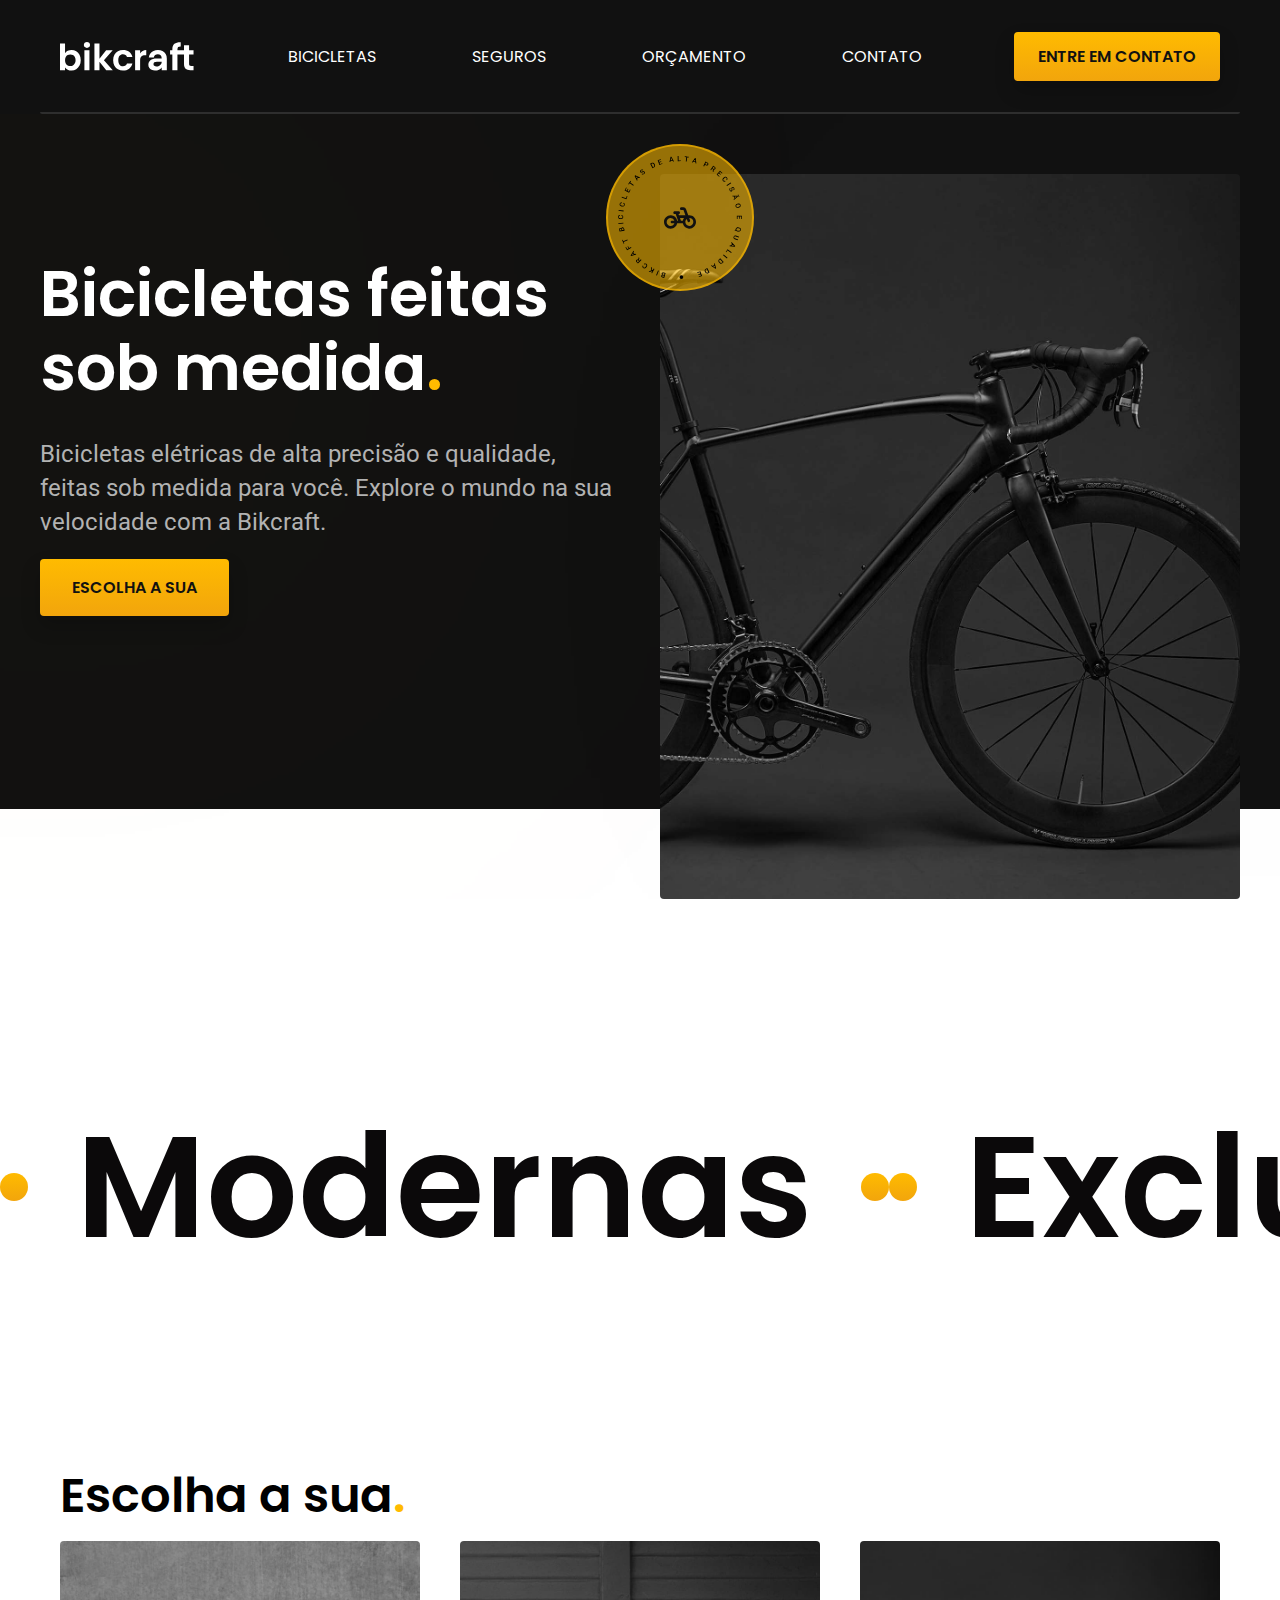
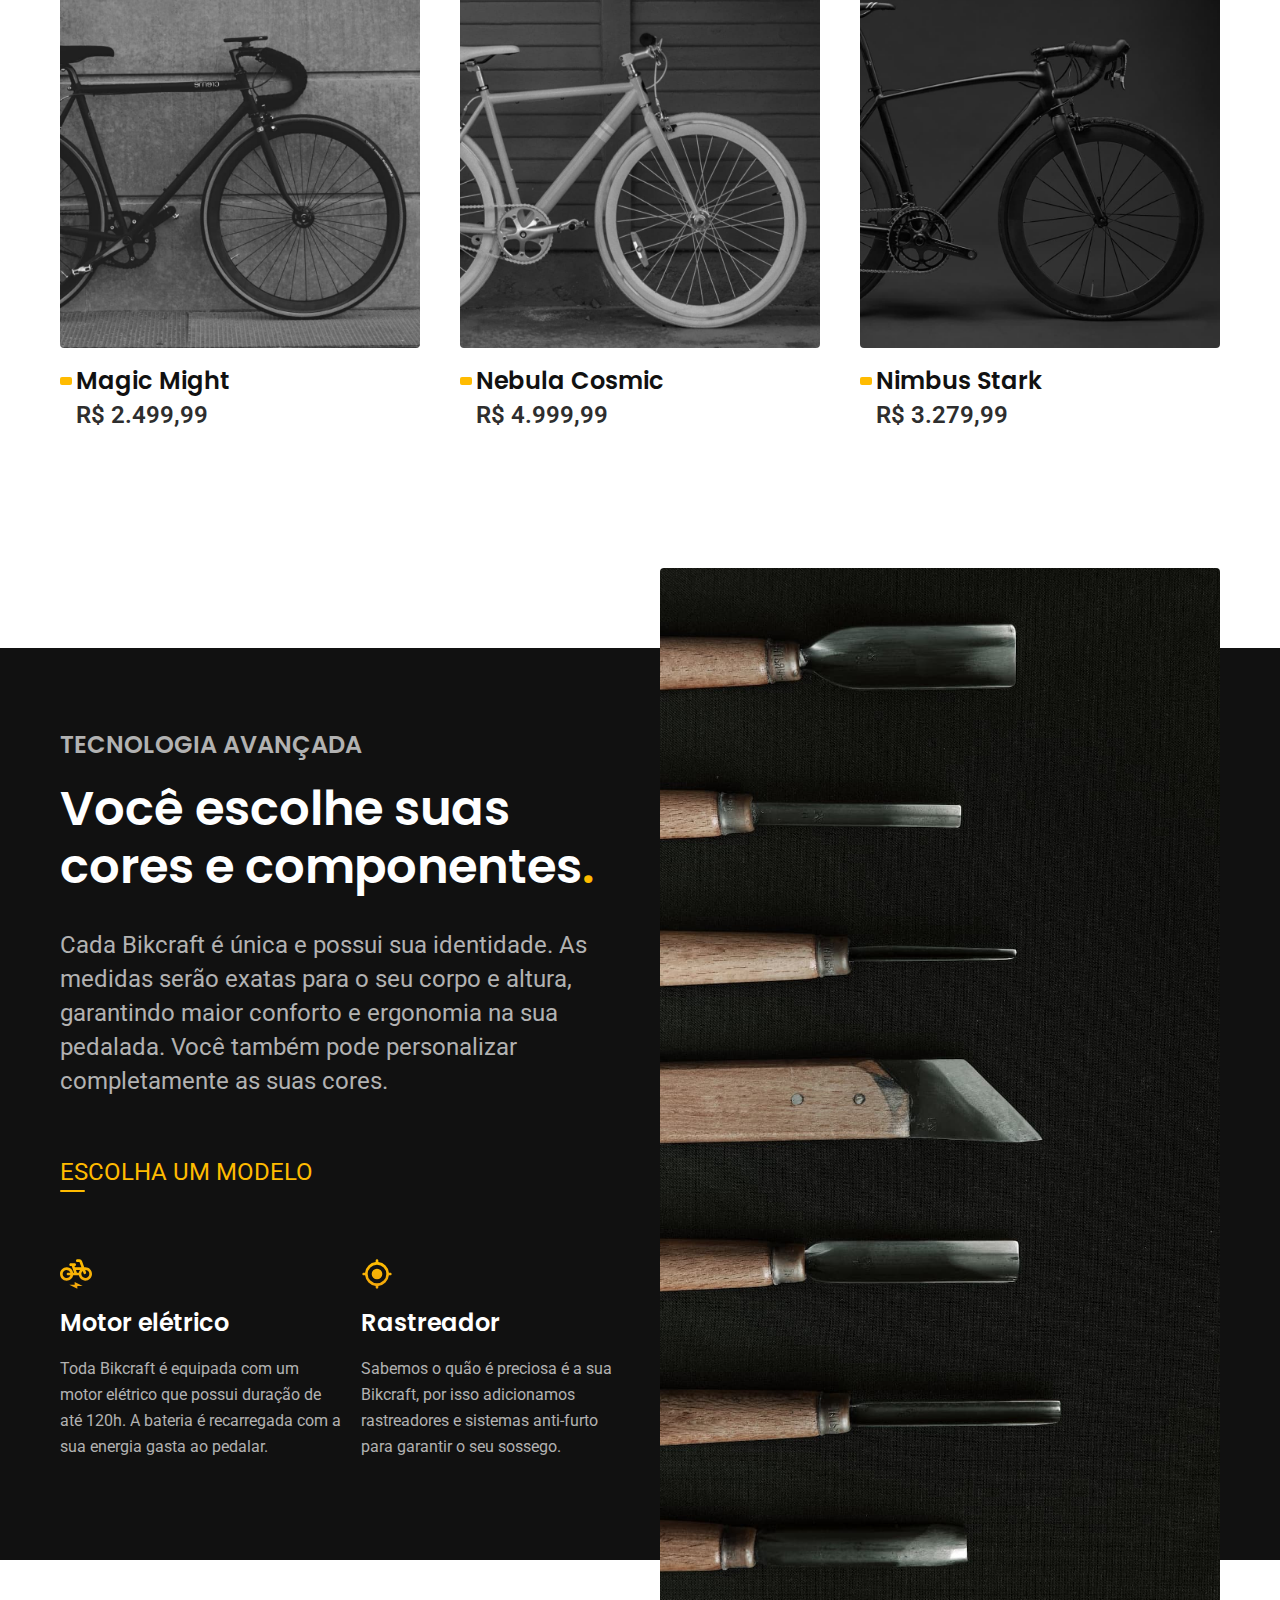
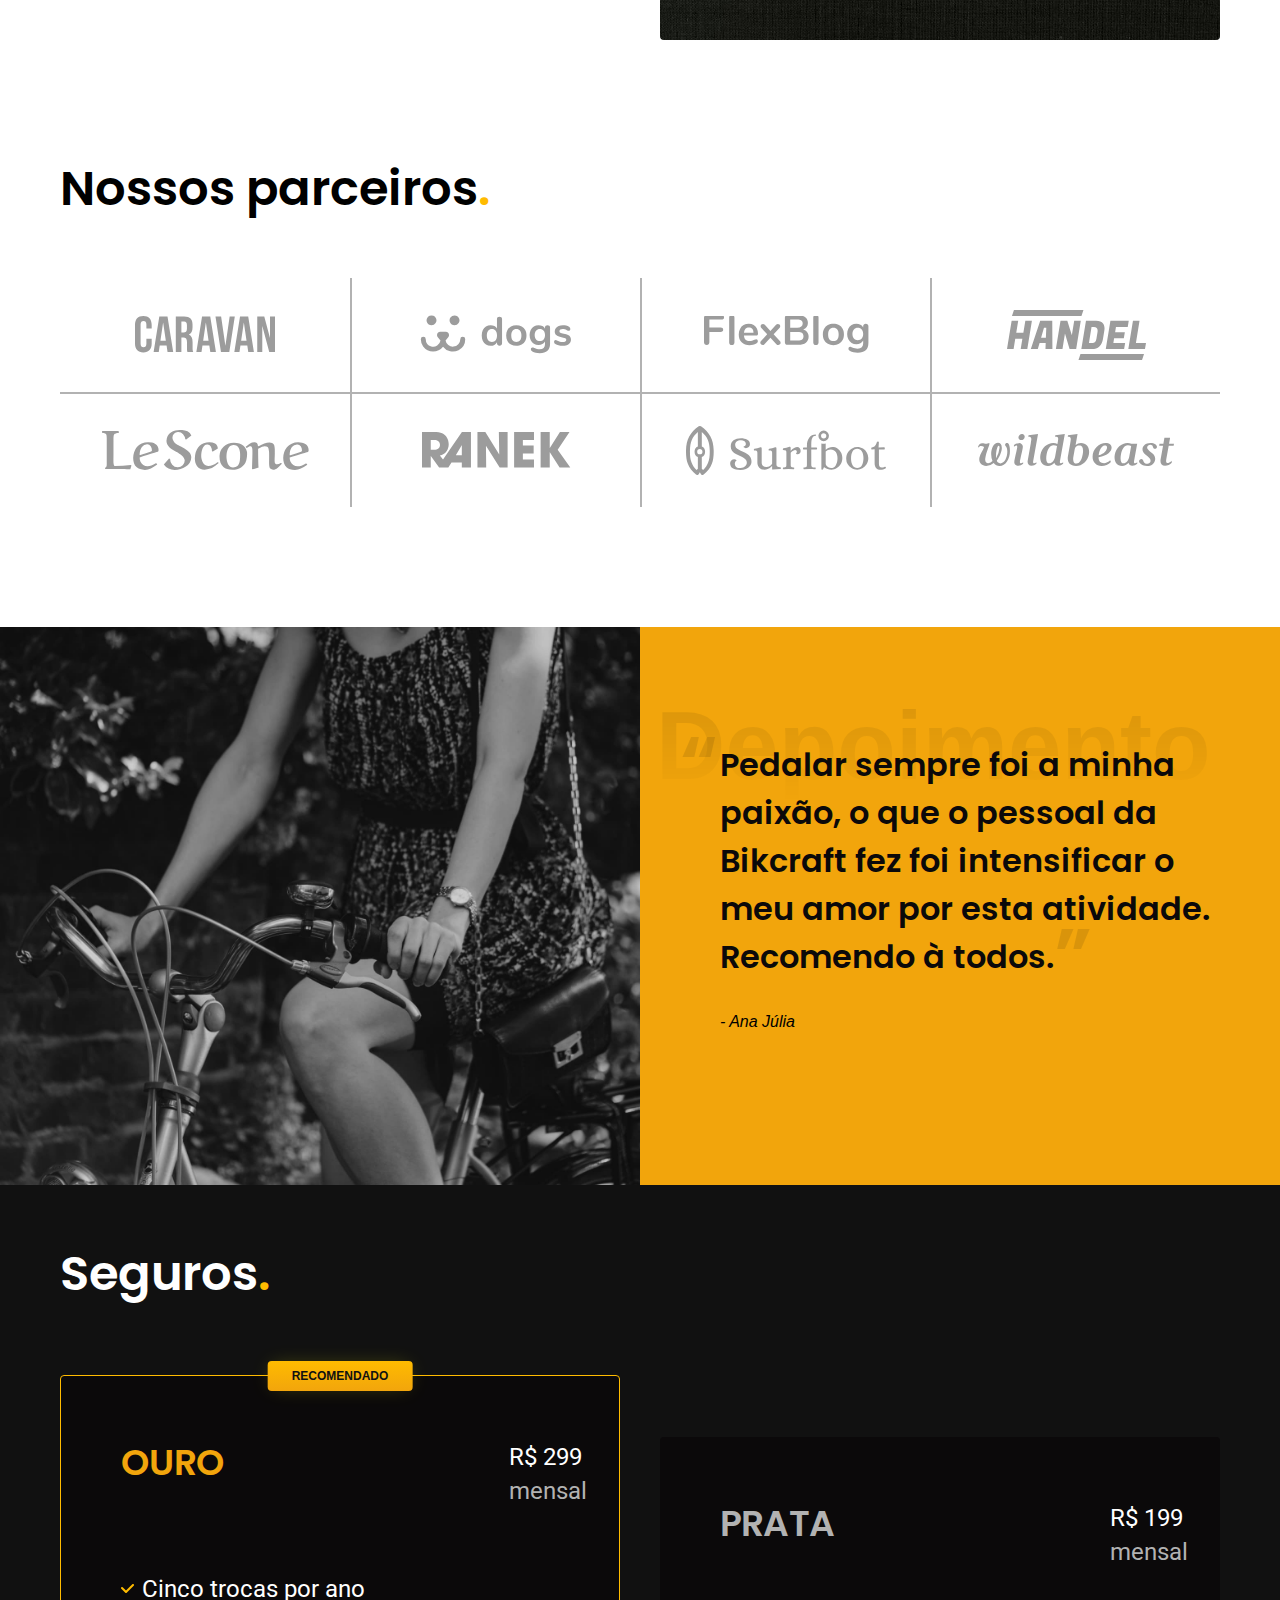
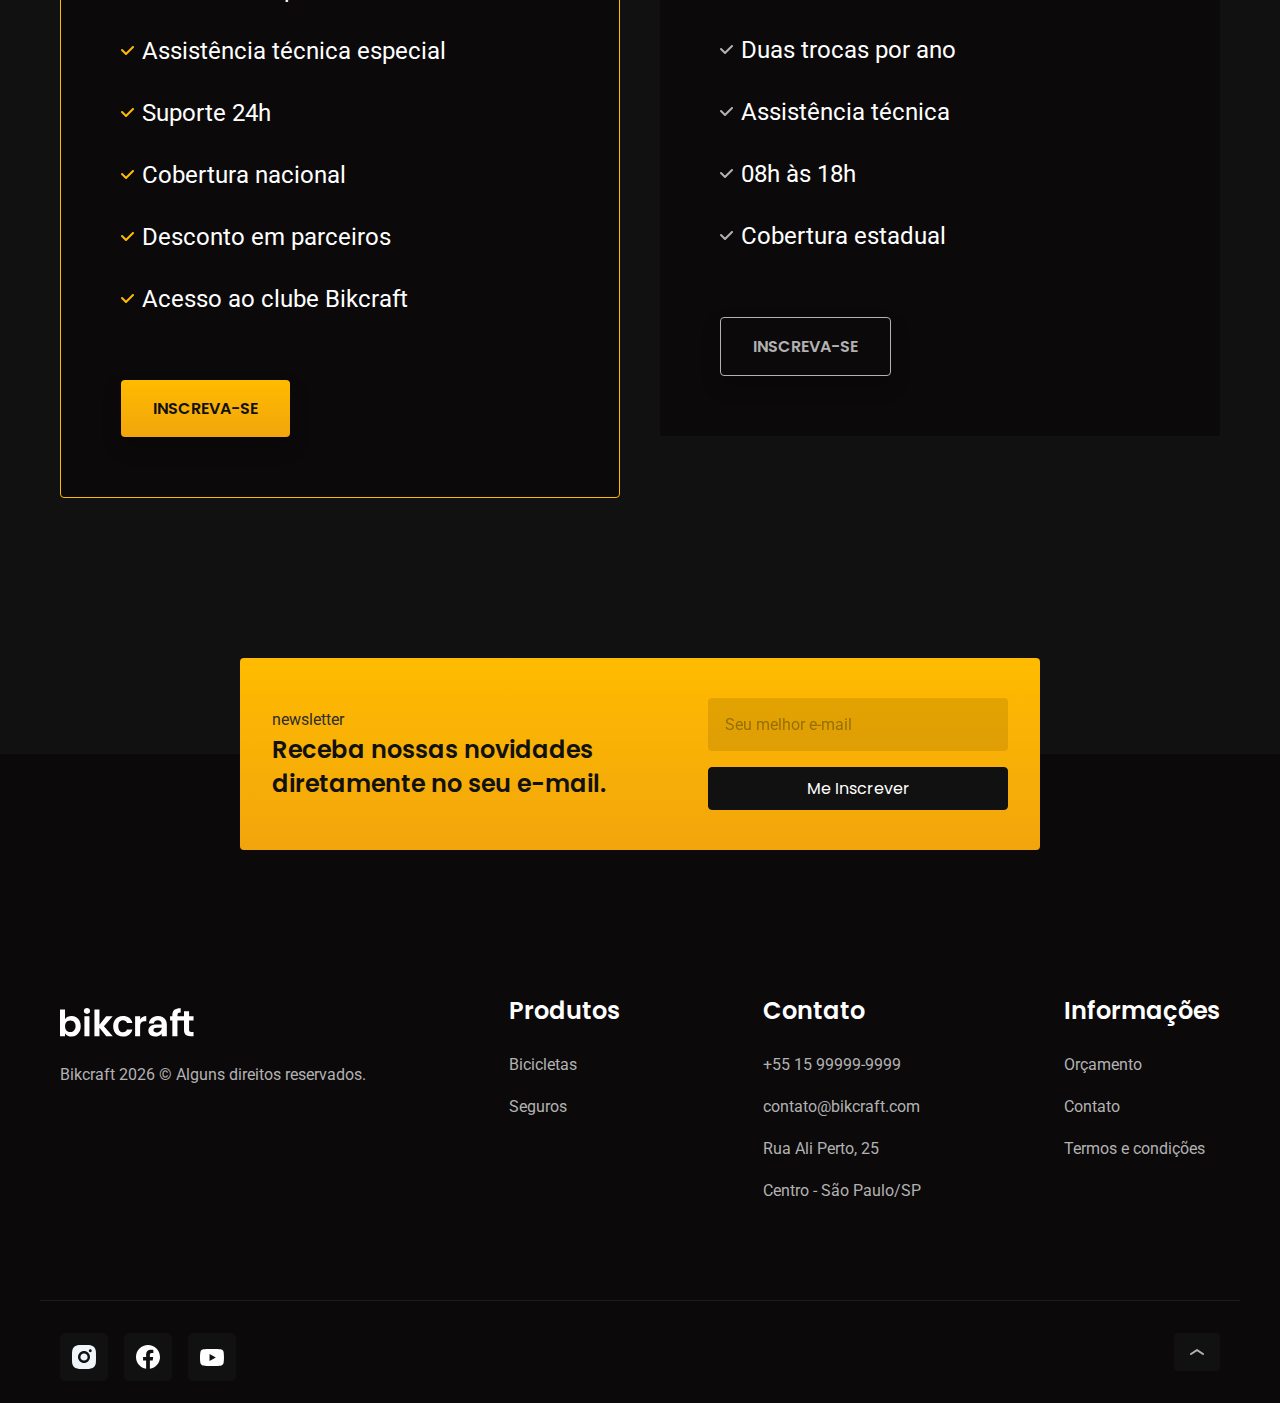
<file: index.html>
<!DOCTYPE html>
<html lang="pt-BR">
  <head>
    <meta charset="UTF-8" />
    <meta http-equiv="X-UA-Compatible" content="IE=edge" />
    <meta name="viewport" content="width=device-width, initial-scale=1.0" />
    <meta
      name="description"
      content="Bicicletas elétricas de alta precisão e qualidade,  feitas sob medida para o cliente. Explore o mundo na sua velocidade com a Bikcraft."
    />
    <meta property="og:title" content="Bikcraft" />
    <meta property="og:type" content="Bikcraft" />
    <meta property="og:url" content="http://bikcraft-eta.vercel.app/" />
    <meta property="og:image" content="./img/bicicleta/nimbus1.jpg" />

    <meta name="twitter:title" content="Bikcraft " />
    <meta
      name="twitter:description"
      content=" Bicicletas elétricas de alta precisão e qualidade,  feitas sob medida para o cliente. Explore o mundo na sua velocidade com a Bikcraft"
    />
    <meta name="twitter:image" content="./img/bicicleta/nimbus1.jpg" />
    <meta name="twitter:card" content="summary_large_image" />

    <link rel="shortcut icon" href="/img/favicon.png" type="image/png" />
    <link rel="preload" href="/css/style.css" as="style" />
    <link rel="stylesheet" href="/css/style.css" />
    <link rel="preconnect" href="https://fonts.googleapis.com" />
    <link rel="preconnect" href="https://fonts.gstatic.com" crossorigin />
    <link rel="apple-touch-icon" href="./img/bicicleta/nimbus1.jpg" />
    
    <title>Bikcraft | Bicicletas elétricas</title>

    <script>
      document.documentElement.classList.add('js')
    </script>

  </head>
  <body id="home">
    <header class="header">
      <div class="header__menu container">
        <a href="./"
          ><img
            src="./img/bikcraft.svg"
            width="136"
            height="32"
            alt="logo do Bikcraft"
        /></a>
        <nav aria-label="primary" class="nav">
          <button aria-label="" aria-controls="" aria-expanded="" class="btn-mobile"></button>
          <ul class="header__menu__links boldParagraph">
            <li><a href="./bikes.html">Bicicletas</a></li>
            <li><a href="./insurance.html">Seguros</a></li>
            <li><a href="./budget.html">Orçamento</a></li>
            <li><a href="./contact.html">Contato</a></li>
          </ul>
        </nav>
        <a class="button" href="./contact.html">Entre em contato</a>
      </div>
    </header>

    <main>
      <div class="bg-gradient"></div>
      <div class="bg-gradient-2"></div>
      <div class="main__content container">
        <div class="main__content__text">
          <h1 class="h1 white">Bicicletas feitas sob medida<span>.</span></h1>
          <p class="paragraph color-gray">
            Bicicletas elétricas de alta precisão e qualidade, feitas sob medida
            para você. Explore o mundo na sua velocidade com a Bikcraft.
          </p>
          <a class="button" href="./bikes.html">Escolha a sua</a>
        </div>
        <div class="picture">
            <figure>
            <img src="./img/icones/text.svg" alt="">
            </figure>
            <div class="eletric">
              <img src="./img/icones/eletrica-black.svg" alt="">
            </div>
          <picture>
            <source
              media="(max-width: 820px)"
              srcset="./img/bicicletas/nimbus.jpg"
            />
            <img
              src="./img/fotos/introducao.jpg"
              alt="Bicicleta preta elétrica"
              width="1280"
              height="1600"
            />
          </picture>
        </div>
      </div>
    </main>

    <article class="numbers">
      <div class="slider">
        <div class="slide">
          <h2 class="h2">Modernas</h2>
        </div>

        <div class="slide">
          <h2 class="h2">Exclusivas</h2>
        </div>

        <div class="slide">
          <h2 class="h2">Velozes</h2>
        </div>

        <div class="slide">
          <h2 class="h2">Compactas</h2>
        </div>

        <div class="slide">
          <h2 class="h2">Elétricas</h2>
        </div>

        <div class="slide">
          <h2 class="h2">Modernas</h2>
        </div>

        <div class="slide">
          <h2 class="h2">Exclusivas</h2>
        </div>

        <div class="slide">
          <h2 class="h2">Velozes</h2>
        </div>

        <div class="slide">
          <h2 class="h2">Compactas</h2>
        </div>

        <div class="slide">
          <h2 class="h2">Elétricas</h2>
        </div>

        <div class="slide">
          <h2 class="h2">Modernas</h2>
        </div>

        <div class="slide">
          <h2 class="h2">Exclusivas</h2>
        </div>

        <div class="slide">
          <h2 class="h2">Velozes</h2>
        </div>

        <div class="slide">
          <h2 class="h2">Compactas</h2>
        </div>

        <div class="slide">
          <h2 class="h2">Elétricas</h2>
        </div>

        <div class="slide">
          <h2 class="h2">Modernas</h2>
        </div>

        <div class="slide">
          <h2 class="h2">Exclusivas</h2>
        </div>

        <div class="slide">
          <h2 class="h2">Velozes</h2>
        </div>

        <div class="slide">
          <h2 class="h2">Compactas</h2>
        </div>

        <div class="slide">
          <h2 class="h2">Elétricas</h2>
        </div>

        </div>
      </div>
    </article>

    <article class="container">
      <h2 class="h2">Escolha a sua<span>.</span></h2>
      <ul class="bikes-list">
        <li>
          <a href="./bikes/magic.html">
            <img
              src="./img/bicicletas/magic-home.jpg"
              alt="Bicicleta Magic Might na cor preta"
              width="920"
              height="1040"
            />
            <h3 class="h4">Magic Might</h3>
            <p class="boldParagraph">R$ 2.499,99</p>
          </a>
        </li>

        <li>
          <a href="./bikes/nebula.html">
            <img
              src="./img/bicicletas/nebula-home.jpg"
              alt="Bicicleta Nebula Cosmic na cor branca"
              width="920"
              height="1040"
            />
            <h3 class="h4">Nebula Cosmic</h3>
            <p class="boldParagraph">R$ 4.999,99</p>
          </a>
        </li>

        <li>
          <a href="./bikes/nimbus.html">
            <img
              src="./img/bicicletas/nimbus-home.jpg"
              alt="Bicicleta Nimbus Stark na cor preta"
              width="920"
              height="1040"
            />
            <h3 class="h4">Nimbus Stark</h3>
            <p class="boldParagraph">R$ 3.279,99</p>
          </a>
        </li>
      </ul>
    </article>

    <article class="techs-bg">
      <div class="tech container">
        <div class="tech-content">
          <h4 class="h4">Tecnologia Avançada</h4>
          <h2 class="h2">
            Você escolhe suas cores e componentes<span>.</span>
          </h2>
          <p class="paragraph color-gray">
            Cada Bikcraft é única e possui sua identidade. As medidas serão
            exatas para o seu corpo e altura, garantindo maior conforto e
            ergonomia na sua pedalada. Você também pode personalizar
            completamente as suas cores.
          </p>
          <a href="./bikes.html">Escolha um modelo</a>
          <div class="tech-details">
            <div>
              <img
                src="./img/icones/eletrica.svg"
                alt="Moto elétrica"
                width="32"
                height="32"
              />
              <h3 class="h4">Motor elétrico</h3>
              <p class="paragraph color-gray">
                Toda Bikcraft é equipada com um motor elétrico que possui
                duração de até 120h. A bateria é recarregada com a sua energia
                gasta ao pedalar.
              </p>
            </div>
            <div>
              <img
                src="./img/icones/rastreador.svg"
                alt="Rastreador"
                width="32"
                height="32"
              />
              <h3 class="h4">Rastreador</h3>
              <p class="paragraph color-gray">
                Sabemos o quão é preciosa é a sua Bikcraft, por isso adicionamos
                rastreadores e sistemas anti-furto para garantir o seu sossego.
              </p>
            </div>
          </div>
        </div>
        <div class="tech-img">
          <img
            src="./img/fotos/tecnologia.jpg"
            alt="Ferramentas para criação de bicicletas"
            width="1200"
            height="1920"
          />
        </div>
      </div>
    </article>

    <section class="partners container" aria-label="Nossos parceiros">
      <h2 class="h2">Nossos parceiros<span>.</span></h2>
      <ul>
        <li>
          <img
            src="./img/parceiros/caravan.svg"
            alt="Logo do parceiro Caravan"
            width="140"
            height="38"
          />
        </li>
        <li>
          <img
            src="./img/parceiros/dogs.svg"
            alt="Logo do parceiro Dogs"
            width="152"
            height="39"
          />
        </li>
        <li>
          <img
            src="./img/parceiros/flexblog.svg"
            alt="Logo do parceiro Flexblog"
            width="165"
            height="38"
          />
        </li>
        <li>
          <img
            src="./img/parceiros/handel.svg"
            alt="Logo do parceiro Handel"
            width="139"
            height="50"
          />
        </li>
        <li>
          <img
            src="./img/parceiros/lescone.svg"
            alt="Logo do parceiro Lescone"
            width="208"
            height="41"
          />
        </li>
        <li>
          <img
            src="./img/parceiros/ranek.svg"
            alt="Logo do parceiro Ranek"
            width="149"
            height="36"
          />
        </li>
        <li>
          <img
            src="./img/parceiros/surfbot.svg"
            alt="Logo do parceiro Surfbot"
            width="200"
            height="49"
          />
        </li>
        <li>
          <img
            src="./img/parceiros/wildbeast.svg"
            alt="Logo do parceiro Wildbeast"
            width="196"
            height="34"
          />
        </li>
      </ul>
    </section>
    <section class="testimonials" aria-label="testimonials">
      <h1 class="text-bg-testimonial">Depoimento</h1>
      <div>
        <img
          src="./img/fotos/depoimento.jpg"
          alt="Pessoa andando com sua Bikcraft"
          width="1560"
          height="1360"
        />
      </div>
      <div class="testimonial-content">
        <blockquote class="font-blockquote color-black-secondary">
          <p>
            Pedalar sempre foi a minha paixão, o que o pessoal da Bikcraft fez
            foi intensificar o meu amor por esta atividade. Recomendo à todos.
          </p>
        </blockquote>
        <cite>- Ana Júlia</cite>
      </div>
    </section>

    <article class="insurance-bg">
      <div class="insurance container">
        <h2 class="h2">Seguros<span>.</span></h2>
        <div class="insurance-item item-gold">
          <div class="recommended">
            <p>Recomendado</p>
          </div>

          <div class="info-insurance">
            <h3 class="h3 gold">OURO</h3>
            <p class="paragraph">R$ 299 <span>mensal</span></p>
          </div>

          <ul>
            <li class="paragraph">
              <img
                src="./img/icones/lista.svg"
                alt="check"
                width="13"
                height="9"
              />
              Cinco trocas por ano
            </li>
            <li class="paragraph">
              <img
                src="./img/icones/lista.svg"
                alt="check"
                width="13"
                height="9"
              />Assistência técnica especial
            </li>
            <li class="paragraph">
              <img
                src="./img/icones/lista.svg"
                alt="check"
                width="13"
                height="9"
              />Suporte 24h
            </li>
            <li class="paragraph">
              <img
                src="./img/icones/lista.svg"
                alt="check"
                width="13"
                height="9"
              />Cobertura nacional
            </li>
            <li class="paragraph">
              <img
                src="./img/icones/lista.svg"
                alt="check"
                width="13"
                height="9"
              />Desconto em parceiros
            </li>
            <li class="paragraph">
              <img
                src="./img/icones/lista.svg"
                alt="check"
                width="13"
                height="9"
              />Acesso ao clube Bikcraft
            </li>
          </ul>
          <a class="button" href="./budget.html?tipo=seguro&produto=gold">Inscreva-se</a>
        </div>
        <div class="insurance-item">
          <div class="info-insurance">
            <h3 class="h3 silver">PRATA</h3>
            <p class="paragraph">R$ 199 <span>mensal</span></p>
          </div>

          <ul>
            <li class="paragraph">
              <img
                src="./img/icones/lista-silver.svg"
                alt="check"
                width="13"
                height="9"
              />Duas trocas por ano
            </li>
            <li class="paragraph">
              <img
                src="./img/icones/lista-silver.svg"
                alt="check"
                width="13"
                height="9"
              />Assistência técnica
            </li>
            <li class="paragraph">
              <img
                src="./img/icones/lista-silver.svg"
                alt="check"
                width="13"
                height="9"
              />
              08h às 18h
            </li>
            <li class="paragraph">
              <img
                src="./img/icones/lista-silver.svg"
                alt="check"
                width="13"
                height="9"
              />Cobertura estadual
            </li>
          </ul>
          <a class="button secondary" href="./budget.html?tipo=seguro&produto=silver">Inscreva-se</a>
        </div>
      </div>
    </article>

    
    <footer class="footer-bg">
      <aside class="newsletter">
        <section class="newsletter-container container">
          <div class="news-text">
            <p class="paragraph-2 color-gray-secondary">newsletter</p>
            <h4 class="h4 color-black-secondary">Receba nossas novidades diretamente no seu e-mail.</h4>
          </div>
          <form action="./">
            <input placeholder="Seu melhor e-mail" type="email" name="email" id="email" />
            <button>Me inscrever</button>
          </form>
        </section>
      </aside>
      <div class="footer container">

        <div class="footer-col-1">
          <img
            src="./img/bikcraft.svg"
            alt="Logo do bikcraft"
            width="136"
            height="32"
          />
          <p class="paragraph-2 color-gray">
            Bikcraft <time id="year"></time> © Alguns direitos reservados.
          </p>
        </div>

        <div class="footer-products">
          <h4 class="h4">Produtos</h4>
          <ul>
            <li class="paragraph-2">
              <a href="./bikes.html">Bicicletas</a>
            </li>
            <li class="paragraph-2">
              <a href="./insurance.html">Seguros</a>
            </li>
          </ul>
        </div>

        <div class="footer-contact">
          <h4 class="h4">Contato</h4>
          <ul>
            <li class="paragraph-2">
              <a href="tel:+5515999999999">+55 15 99999-9999</a>
            </li>
            <li class="paragraph-2">
              <a href="mailto:bikcraft@bikcraft.com" target="_blank"
                >contato@bikcraft.com</a
              >
            </li>
            <li class="paragraph-2">Rua Ali Perto, 25</li>
            <li class="paragraph-2">Centro - São Paulo/SP</li>
          </ul>
        </div>

        <div class="footer-information">
          <h4 class="h4">Informações</h4>
          <nav>
            <ul>
              <li class="paragraph-2">
                <a href="./budget.html">Orçamento</a>
              </li>
              <li class="paragraph-2"><a href="./contact.html">Contato</a></li>
              <li class="paragraph-2">
                <a href="./terms.html">Termos e condições</a>
              </li>
            </ul>
          </nav>
        </div>

      </div>
      <div class="copy container">
        <div class="footer-social">
          <a href="#redesocial">
            <img
              src="./img/redes/instagram-p.svg"
              alt="Instagram"
              width="36"
              height="36"
            />
          </a>

          <a href="#redesocial">
            <img
              src="./img/redes/facebook-p.svg"
              alt="Facebook"
              width="36"
              height="36"
            />
          </a>

          <a href="#redesocial">
            <img
              src="./img/redes/youtube-p.svg"
              alt="Youtube"
              width="36"
              height="36"
            />
          </a>
        </div>
        <button class="btn-scroll-to-top">
          <img src="/img/icones/seta-abrir.svg" alt="" width="14" height="6" />
        </button>
      </div>
    </footer>
    <script src="/js/main.js"></script>
  </body>
</html>
</file>
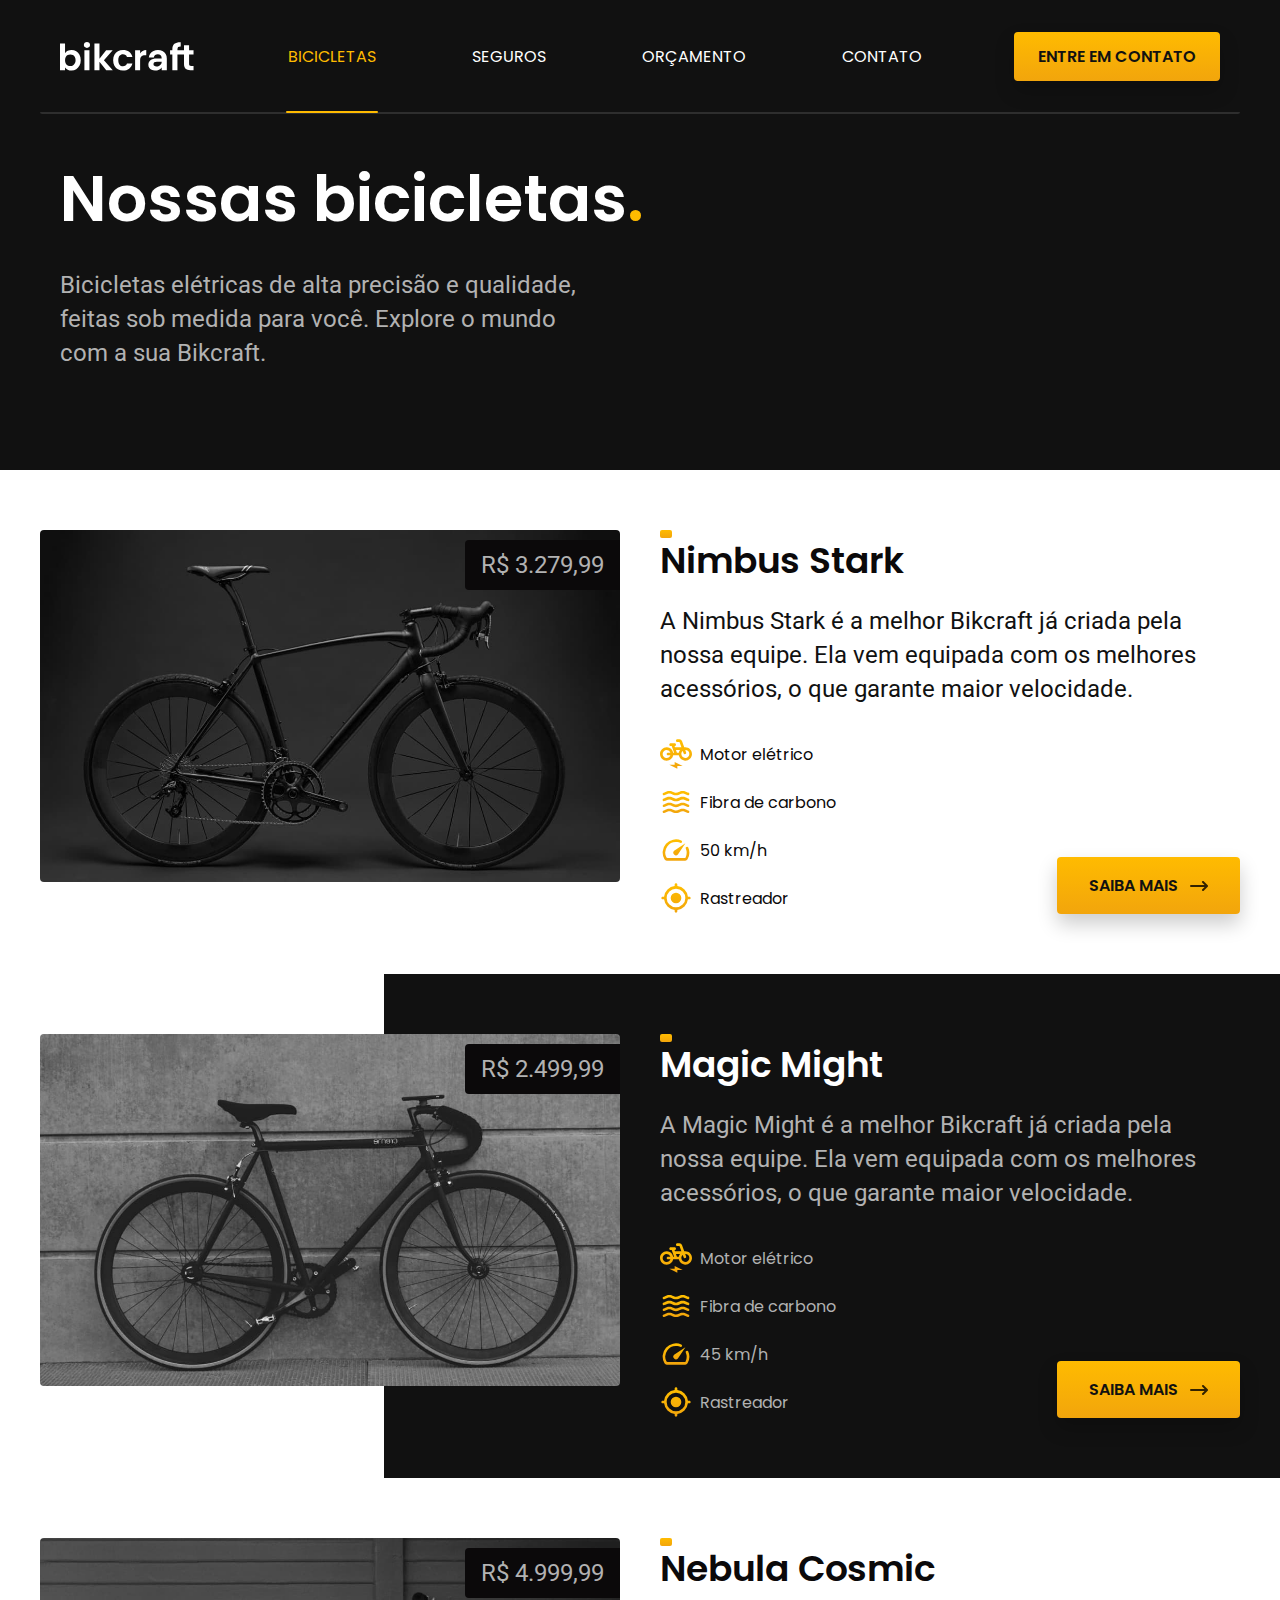
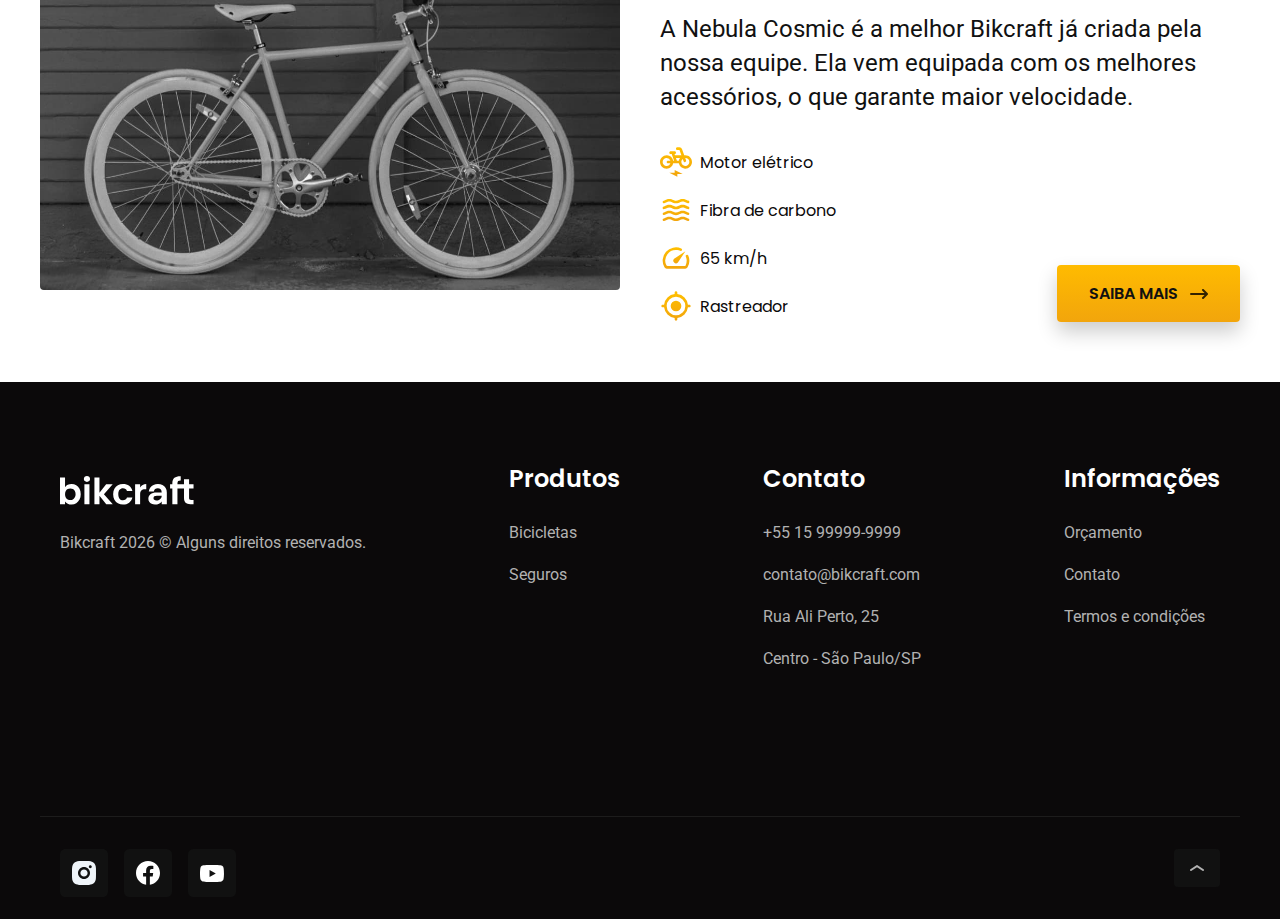
<file: bikes.html>
<!DOCTYPE html>
<html lang="pt-BR">
  <head>
    <meta charset="UTF-8" />
    <meta http-equiv="X-UA-Compatible" content="IE=edge" />
    <meta name="viewport" content="width=device-width, initial-scale=1.0" />
    <meta
      name="description"
      content="Bicicletas elétricas de alta precisão e qualidade,  feitas sob medida para o cliente. Explore o mundo na sua velocidade com a Bikcraft."
    />
    <meta property="og:title" content="Bikcraft" />
    <meta property="og:type" content="Bikcraft" />
    <meta property="og:url" content="http://bikcraft-eta.vercel.app/" />
    <meta property="og:image" content="./img/bicicleta/nimbus1.jpg" />

    <meta name="twitter:title" content="Bikcraft " />
    <meta
      name="twitter:description"
      content=" Bicicletas elétricas de alta precisão e qualidade,  feitas sob medida para o cliente. Explore o mundo na sua velocidade com a Bikcraft"
    />
    <meta name="twitter:image" content="./img/bicicleta/nimbus1.jpg" />
    <meta name="twitter:card" content="summary_large_image" />

    <link rel="shortcut icon" href="/img/favicon.png" type="image/png" />
    <link rel="preload" href="/css/style.css" as="style" />
    <link rel="stylesheet" href="/css/style.css" />
    <link rel="preconnect" href="https://fonts.googleapis.com" />
    <link rel="preconnect" href="https://fonts.gstatic.com" crossorigin />
    <link rel="apple-touch-icon" href="./img/bicicleta/nimbus1.jpg" />

    <title>Bicicletas | Bikcraft</title>
    <script>
      document.documentElement.classList.add("js");
    </script>
  </head>
  <body id="bikes">
    <header class="header">
      <div class="header__menu container">
        <a href="./"><img src="./img/bikcraft.svg" alt="logo do Bikcraft" /></a>
        <nav aria-label="primary">
          <button class="btn-mobile"></button>
          <ul class="header__menu__links boldParagraph">
            <li><a href="./bikes.html">Bicicletas</a></li>
            <li><a href="./insurance.html">Seguros</a></li>
            <li><a href="./budget.html">Orçamento</a></li>
            <li><a href="./contact.html">Contato</a></li>
          </ul>
        </nav>
        <a class="button" href="/contact.html">Entre em contato</a>
      </div>
    </header>
    <main>
      <div class="bg-title">
        <div class="title container">
          <h1 class="h1">Nossas bicicletas<span>.</span></h1>
          <p class="paragraph color-gray">
            Bicicletas elétricas de alta precisão e qualidade, feitas sob medida
            para você. Explore o mundo com a sua Bikcraft.
          </p>
        </div>
      </div>

      <div class="bikes-section">
        <div class="bikes-bg">
          <div class="bikes container">
            <div class="bikes-image">
              <a href="./bikes/nimbus.html">
                <img src="./img/bicicletas/nimbus.jpg" alt="Bicicleta preta" />
              </a>
              <span class="paragraph color-gray">R$ 3.279,99</span>
            </div>
            <div class="bikes-content">
              <h3 class="h3 color-black">Nimbus Stark</h3>
              <p class="paragraph color-black-secondary">
                A Nimbus Stark é a melhor Bikcraft já criada pela nossa equipe.
                Ela vem equipada com os melhores acessórios, o que garante maior
                velocidade.
              </p>
              <ul>
                <li class="color-black">
                  <img src="./img/icones/eletrica.svg" alt="" />
                  Motor elétrico
                </li>
                <li class="color-black">
                  <img src="./img/icones/carbono.svg" alt="" />
                  Fibra de carbono
                </li>
                <li class="color-black">
                  <img src="./img/icones/velocidade.svg" alt="" />
                  50 km/h
                </li>
                <li class="color-black">
                  <img src="./img/icones/rastreador.svg" alt="" />
                  Rastreador
                </li>
              </ul>
              <a href="./bikes/nimbus.html" class="button arrow">Saiba mais</a>
            </div>
          </div>
        </div>

        <div class="bikes-bg">
          <div class="bikes container">
            <div class="bikes-image">
              <a href="./bikes/magic.html">
                <img src="./img/bicicletas/magic.jpg" alt="Bicicleta preta" />
              </a>
              <span class="paragraph color-gray">R$ 2.499,99</span>
            </div>
            <div class="bikes-content">
              <h3 class="h3">Magic Might</h3>
              <p class="paragraph color-gray">
                A Magic Might é a melhor Bikcraft já criada pela nossa equipe.
                Ela vem equipada com os melhores acessórios, o que garante maior
                velocidade.
              </p>
              <ul>
                <li>
                  <img src="./img/icones/eletrica.svg" alt="" />
                  Motor elétrico
                </li>
                <li>
                  <img src="./img/icones/carbono.svg" alt="" />
                  Fibra de carbono
                </li>
                <li>
                  <img src="./img/icones/velocidade.svg" alt="" />
                  45 km/h
                </li>
                <li>
                  <img src="./img/icones/rastreador.svg" alt="" />
                  Rastreador
                </li>
              </ul>
              <a href="./bikes/magic.html" class="button arrow">Saiba mais</a>
            </div>
          </div>
        </div>

        <div class="bikes-bg">
          <div class="bikes container">
            <div class="bikes-image">
              <a href="./bikes/nebula.html">
                <img src="./img/bicicletas/nebula.jpg" alt="Bicicleta preta" />
              </a>
              <span class="paragraph color-gray">R$ 4.999,99</span>
            </div>
            <div class="bikes-content">
              <h3 class="h3 color-black">Nebula Cosmic</h3>
              <p class="paragraph color-black-secondary">
                A Nebula Cosmic é a melhor Bikcraft já criada pela nossa equipe.
                Ela vem equipada com os melhores acessórios, o que garante maior
                velocidade.
              </p>
              <ul>
                <li class="color-black">
                  <img src="./img/icones/eletrica.svg" alt="" />
                  Motor elétrico
                </li>
                <li class="color-black">
                  <img src="./img/icones/carbono.svg" alt="" />
                  Fibra de carbono
                </li>
                <li class="color-black">
                  <img src="./img/icones/velocidade.svg" alt="" />
                  65 km/h
                </li>
                <li class="color-black">
                  <img src="./img/icones/rastreador.svg" alt="" />
                  Rastreador
                </li>
              </ul>
              <a href="./bikes/nebula.html" class="button arrow">Saiba mais</a>
            </div>
          </div>
        </div>
      </div>
    </main>

    <footer class="footer-bg">
      <div class="footer container">
        <div class="footer-col-1">
          <img
            src="./img/bikcraft.svg"
            alt="Logo do bikcraft"
            width="136"
            height="32"
          />
          <p class="paragraph-2 color-gray">
            Bikcraft <time id="year"></time> © Alguns direitos reservados.
          </p>
        </div>

        <div class="footer-products">
          <h4 class="h4">Produtos</h4>
          <ul>
            <li class="paragraph-2">
              <a href="./bikes.html">Bicicletas</a>
            </li>
            <li class="paragraph-2">
              <a href="./insurance.html">Seguros</a>
            </li>
          </ul>
        </div>

        <div class="footer-contact">
          <h4 class="h4">Contato</h4>
          <ul>
            <li class="paragraph-2">
              <a href="tel:+5515999999999">+55 15 99999-9999</a>
            </li>
            <li class="paragraph-2">
              <a href="mailto:bikcraft@bikcraft.com" target="_blank"
                >contato@bikcraft.com</a
              >
            </li>
            <li class="paragraph-2">Rua Ali Perto, 25</li>
            <li class="paragraph-2">Centro - São Paulo/SP</li>
          </ul>
        </div>

        <div class="footer-information">
          <h4 class="h4">Informações</h4>
          <nav>
            <ul>
              <li class="paragraph-2">
                <a href="./budget.html">Orçamento</a>
              </li>
              <li class="paragraph-2"><a href="./contact.html">Contato</a></li>
              <li class="paragraph-2">
                <a href="./terms.html">Termos e condições</a>
              </li>
            </ul>
          </nav>
        </div>
      </div>
      <div class="copy container">
        <div class="footer-social">
          <a href="#redesocial">
            <img
              src="./img/redes/instagram-p.svg"
              alt="Instagram"
              width="36"
              height="36"
            />
          </a>

          <a href="#redesocial">
            <img
              src="./img/redes/facebook-p.svg"
              alt="Facebook"
              width="36"
              height="36"
            />
          </a>

          <a href="#redesocial">
            <img
              src="./img/redes/youtube-p.svg"
              alt="Youtube"
              width="36"
              height="36"
            />
          </a>
        </div>
        <button class="btn-scroll-to-top">
          <img src="/img/icones/seta-abrir.svg" alt="" width="14" height="6" />
        </button>
      </div>
    </footer>
    <script src="/js/main.js"></script>
  </body>
</html>
</file>
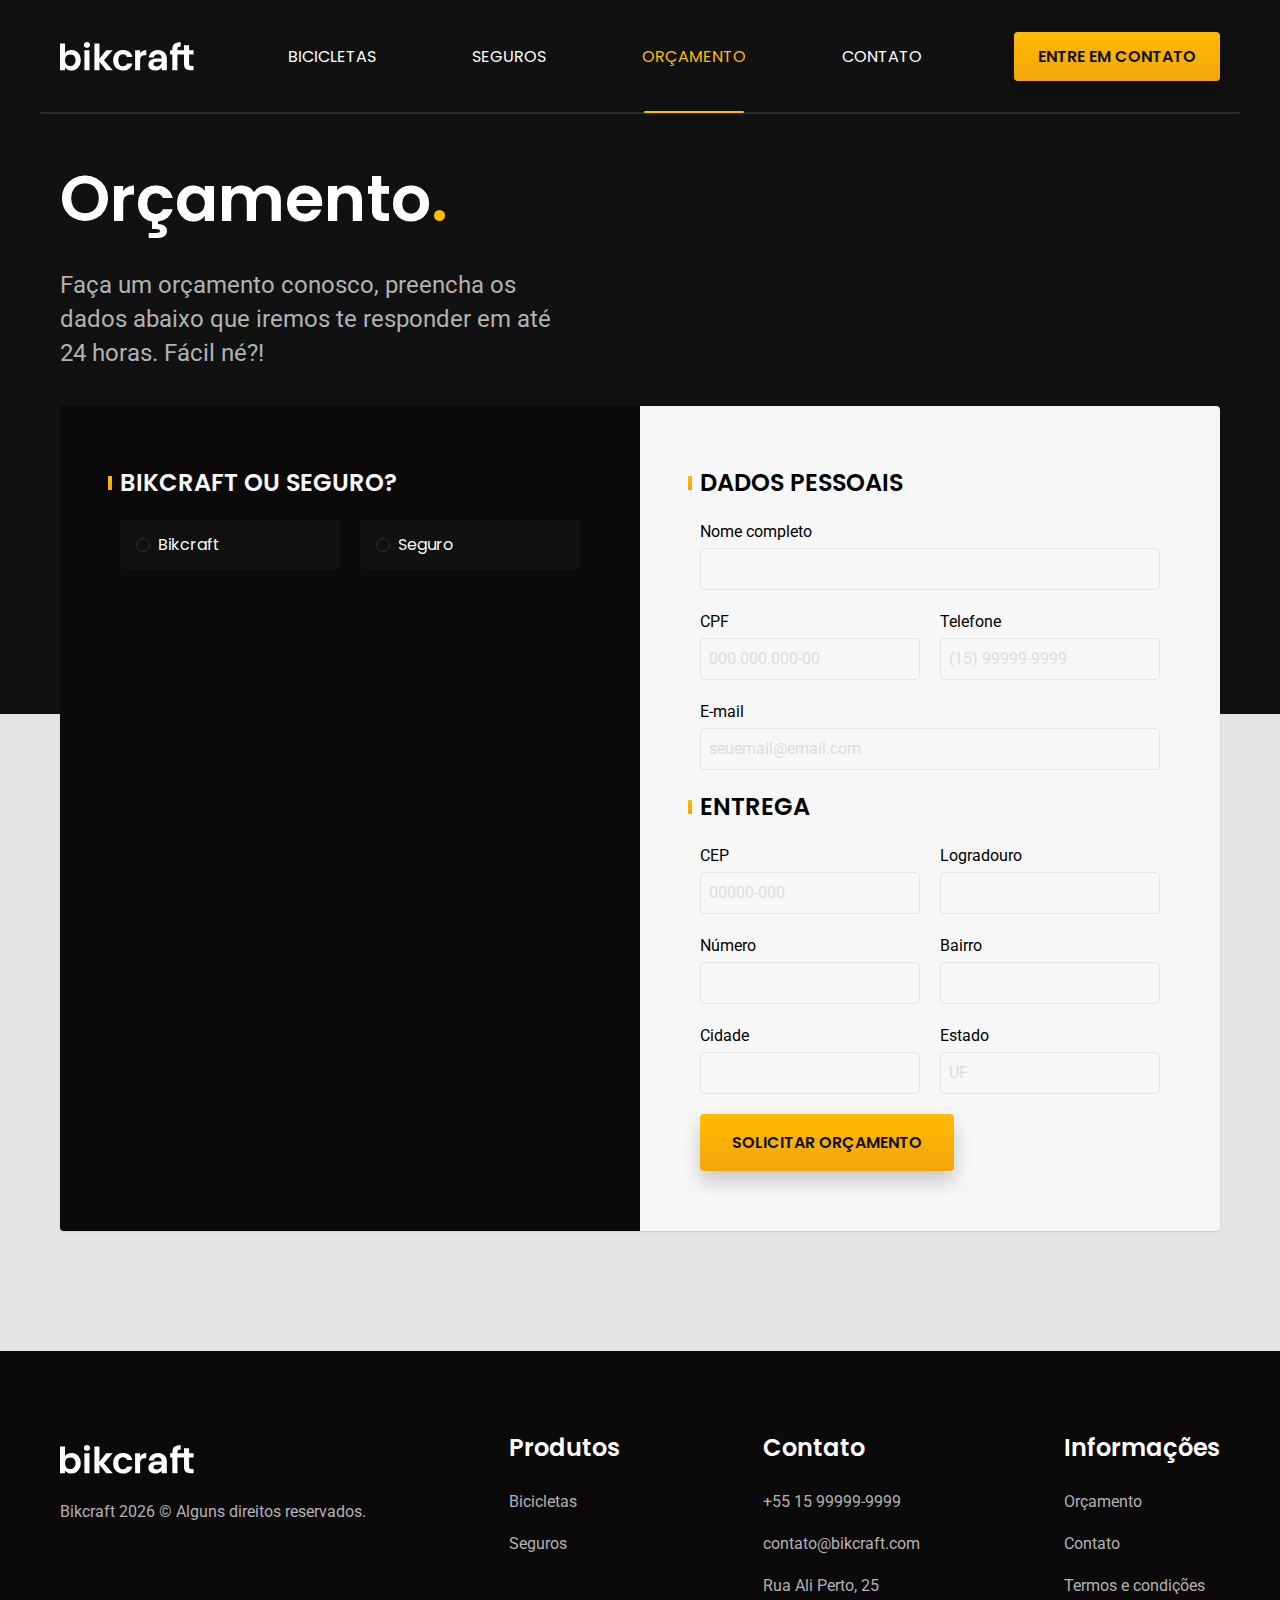
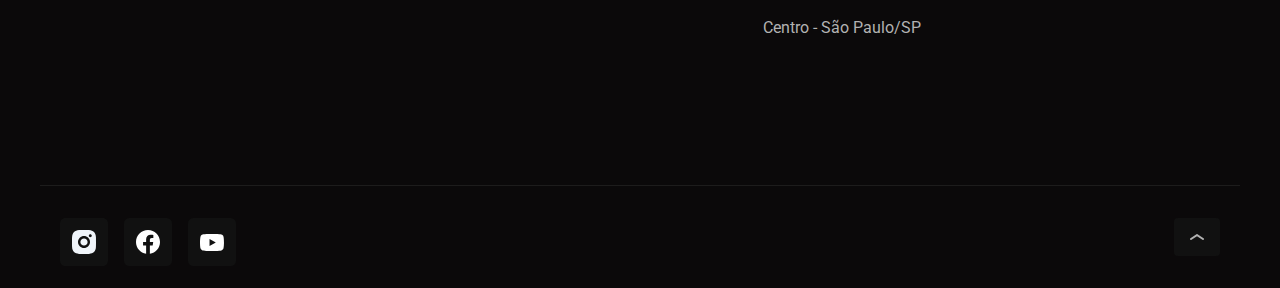
<file: budget.html>
<!DOCTYPE html>
<html lang="pt-BR">
  <head>
    <meta charset="UTF-8" />
    <meta http-equiv="X-UA-Compatible" content="IE=edge" />
    <meta name="viewport" content="width=device-width, initial-scale=1.0" />
    <meta
      name="description"
      content="Bicicletas elétricas de alta precisão e qualidade,  feitas sob medida para o cliente. Explore o mundo na sua velocidade com a Bikcraft."
    />
    <meta property="og:title" content="Bikcraft" />
    <meta property="og:type" content="Bikcraft" />
    <meta property="og:url" content="http://bikcraft-eta.vercel.app/" />
    <meta property="og:image" content="./img/bicicleta/nimbus1.jpg" />

    <meta name="twitter:title" content="Bikcraft " />
    <meta
      name="twitter:description"
      content=" Bicicletas elétricas de alta precisão e qualidade,  feitas sob medida para o cliente. Explore o mundo na sua velocidade com a Bikcraft"
    />
    <meta name="twitter:image" content="./img/bicicleta/nimbus1.jpg" />
    <meta name="twitter:card" content="summary_large_image" />

    <link rel="shortcut icon" href="/img/favicon.png" type="image/png" />
    <link rel="preload" href="/css/style.css" as="style" />
    <link rel="stylesheet" href="/css/style.css" />
    <link rel="preconnect" href="https://fonts.googleapis.com" />
    <link rel="preconnect" href="https://fonts.gstatic.com" crossorigin />
    <link rel="apple-touch-icon" href="./img/bicicleta/nimbus1.jpg" />

    <title>Orçamento | Bikcraft</title>
    <script>
      document.documentElement.classList.add("js");
    </script>
  </head>
  <body id="budget">
    <header class="header">
      <div class="header__menu container">
        <a href="./"><img src="./img/bikcraft.svg" alt="logo do Bikcraft" /></a>
        <nav aria-label="primary">
          <button class="btn-mobile"></button>
          <ul class="header__menu__links boldParagraph">
            <li><a href="./bikes.html">Bicicletas</a></li>
            <li><a href="./insurance.html">Seguros</a></li>
            <li><a href="./budget.html">Orçamento</a></li>
            <li><a href="./contact.html">Contato</a></li>
          </ul>
        </nav>
        <a class="button" href="./contact.html">Entre em contato</a>
      </div>
    </header>

    <main class="budget-container">
      <div class="bg-title">
        <div class="title container">
          <h1 class="h1">Orçamento<span>.</span></h1>
          <p class="paragraph color-gray">
            Faça um orçamento conosco, preencha os dados abaixo que iremos te
            responder em até 24 horas. Fácil né?!
          </p>
        </div>
      </div>

      <form action="./" class="budget container">
        <div class="budget-product">
          <h4 class="h4">Bikcraft ou Seguro?</h4>
          <input type="radio" name="tipo" id="bikcraft" value="bikcraft" />
          <label for="bikcraft">Bikcraft</label>

          <input type="radio" name="tipo" id="seguro" value="seguro" />
          <label for="seguro">Seguro</label>

          <div class="budget-content" id="budget-bikcraft">
            <h4 class="h4">Escolha a sua:</h4>
            <input type="radio" name="produto" id="nimbus" value="nimbus" />
            <label for="nimbus"
              >Nimbus Stark <span class="">R$ 3.279,99</span>
            </label>
            <div class="budget-details">
              <ul class="paragraph-2 color-gray">
                <li class="color-gray">
                  <img src="./img/icones/eletrica.svg" alt="" />
                  Motor elétrico
                </li>
                <li class="color-gray">
                  <img src="./img/icones/carbono.svg" alt="" />
                  Fibra de carbono
                </li>
                <li class="color-gray">
                  <img src="./img/icones/velocidade.svg" alt="" />
                  50 km/h
                </li>
                <li class="color-gray">
                  <img src="./img/icones/rastreador.svg" alt="" />
                  Rastreador
                </li>
              </ul>
              <img src="./img/bicicletas/nimbus.jpg" alt="" />
            </div>

            <input type="radio" name="produto" id="magic" value="magic" />
            <label for="magic"
              >Magic Might <span class="">R$ 2.499,99</span></label
            >
            <div class="budget-details">
              <ul class="paragraph-2 color-gray">
                <li class="color-gray">
                  <img src="./img/icones/eletrica.svg" alt="" />
                  Motor elétrico
                </li>
                <li class="color-gray">
                  <img src="./img/icones/carbono.svg" alt="" />
                  Fibra de carbono
                </li>
                <li class="color-gray">
                  <img src="./img/icones/velocidade.svg" alt="" />
                  45 km/h
                </li>
                <li class="color-gray">
                  <img src="./img/icones/rastreador.svg" alt="" />
                  Rastreador
                </li>
              </ul>
              <img src="./img/bicicletas/magic.jpg" alt="" />
            </div>

            <input type="radio" name="produto" id="nebula" value="nebula" />
            <label for="nebula"
              >Nebula Cosmic <span class="">R$ 4.999,99</span></label
            >
            <div class="budget-details">
              <ul class="paragraph-2 color-gray">
                <li class="color-gray">
                  <img src="./img/icones/eletrica.svg" alt="" />
                  Motor elétrico
                </li>
                <li class="color-gray">
                  <img src="./img/icones/carbono.svg" alt="" />
                  Fibra de carbono
                </li>
                <li class="color-gray">
                  <img src="./img/icones/velocidade.svg" alt="" />
                  65 km/h
                </li>
                <li class="color-gray">
                  <img src="./img/icones/rastreador.svg" alt="" />
                  Rastreador
                </li>
              </ul>
              <img src="./img/bicicletas/nebula.jpg" alt="" />
            </div>
          </div>

          <div class="budget-content" id="budget-seguro">
            <h4 class="h4">Escolha o plano:</h4>
            <input type="radio" name="produto" id="silver" value="silver" />
            <label for="silver"
              >Prata<span class="color-gray">R$ 199,99</span></label
            >
            <input type="radio" name="produto" id="gold" value="gold" />
            <label for="gold"
              >Ouro<span class="color-gray">R$ 299,99</span></label
            >
          </div>
        </div>
        <div class="budget-data form">
          <h4 class="h4 col-2">Dados pessoais</h4>
          <div class="col-2">
            <label for="nome">Nome completo</label>
            <input type="text" name="nome" id="nome" />
          </div>

          <div>
            <label for="cpf">CPF</label>
            <input
              placeholder="000.000.000-00"
              type="text"
              name="cpf"
              id="cpf"
            />
          </div>

          <div>
            <label for="telefone">Telefone</label>
            <input
              placeholder="(15) 99999-9999"
              type="tel"
              name="telefone"
              id="telefone"
            />
          </div>
          <div class="col-2">
            <label for="email">E-mail</label>
            <input
              placeholder="seuemail@email.com"
              type="email"
              name="email"
              id="email"
            />
          </div>
          <h4 class="h4 col-2">Entrega</h4>
          <div>
            <label for="cep">CEP</label>
            <input placeholder="00000-000" type="text" name="cep" id="cep" />
          </div>
          <div class="col-1">
            <label for="logradouro">Logradouro</label>
            <input type="text" name="logradouro" id="logradouro" />
          </div>
          <div>
            <label for="numero">Número</label>
            <input type="number" name="numero" id="numero" />
          </div>
          <div>
            <label for="bairro">Bairro</label>
            <input type="text" name="bairro" id="bairro" />
          </div>
          <div>
            <label for="cidade">Cidade</label>
            <input type="text" name="cidade" id="cidade" />
          </div>
          <div>
            <label for="estado">Estado</label>
            <input placeholder="UF" type="text" name="estado" id="estado" />
          </div>
          <button class="button col-2">Solicitar orçamento</button>
        </div>
      </form>
    </main>

    <footer class="footer-bg">
      <div class="footer container">
        <div class="footer-col-1">
          <img
            src="./img/bikcraft.svg"
            alt="Logo do bikcraft"
            width="136"
            height="32"
          />
          <p class="paragraph-2 color-gray">
            Bikcraft <time id="year"></time> © Alguns direitos reservados.
          </p>
        </div>

        <div class="footer-products">
          <h4 class="h4">Produtos</h4>
          <ul>
            <li class="paragraph-2">
              <a href="./bikes.html">Bicicletas</a>
            </li>
            <li class="paragraph-2">
              <a href="./insurance.html">Seguros</a>
            </li>
          </ul>
        </div>

        <div class="footer-contact">
          <h4 class="h4">Contato</h4>
          <ul>
            <li class="paragraph-2">
              <a href="tel:+5515999999999">+55 15 99999-9999</a>
            </li>
            <li class="paragraph-2">
              <a href="mailto:bikcraft@bikcraft.com" target="_blank"
                >contato@bikcraft.com</a
              >
            </li>
            <li class="paragraph-2">Rua Ali Perto, 25</li>
            <li class="paragraph-2">Centro - São Paulo/SP</li>
          </ul>
        </div>

        <div class="footer-information">
          <h4 class="h4">Informações</h4>
          <nav>
            <ul>
              <li class="paragraph-2">
                <a href="./budget.html">Orçamento</a>
              </li>
              <li class="paragraph-2"><a href="./contact.html">Contato</a></li>
              <li class="paragraph-2">
                <a href="./terms.html">Termos e condições</a>
              </li>
            </ul>
          </nav>
        </div>
      </div>
      <div class="copy container">
        <div class="footer-social">
          <a href="#redesocial">
            <img
              src="./img/redes/instagram-p.svg"
              alt="Instagram"
              width="36"
              height="36"
            />
          </a>

          <a href="#redesocial">
            <img
              src="./img/redes/facebook-p.svg"
              alt="Facebook"
              width="36"
              height="36"
            />
          </a>

          <a href="#redesocial">
            <img
              src="./img/redes/youtube-p.svg"
              alt="Youtube"
              width="36"
              height="36"
            />
          </a>
        </div>
        <button class="btn-scroll-to-top">
          <img src="/img/icones/seta-abrir.svg" alt="" width="14" height="6" />
        </button>
      </div>
    </footer>
    <script src="/js/main.js"></script>
  </body>
</html>
</file>
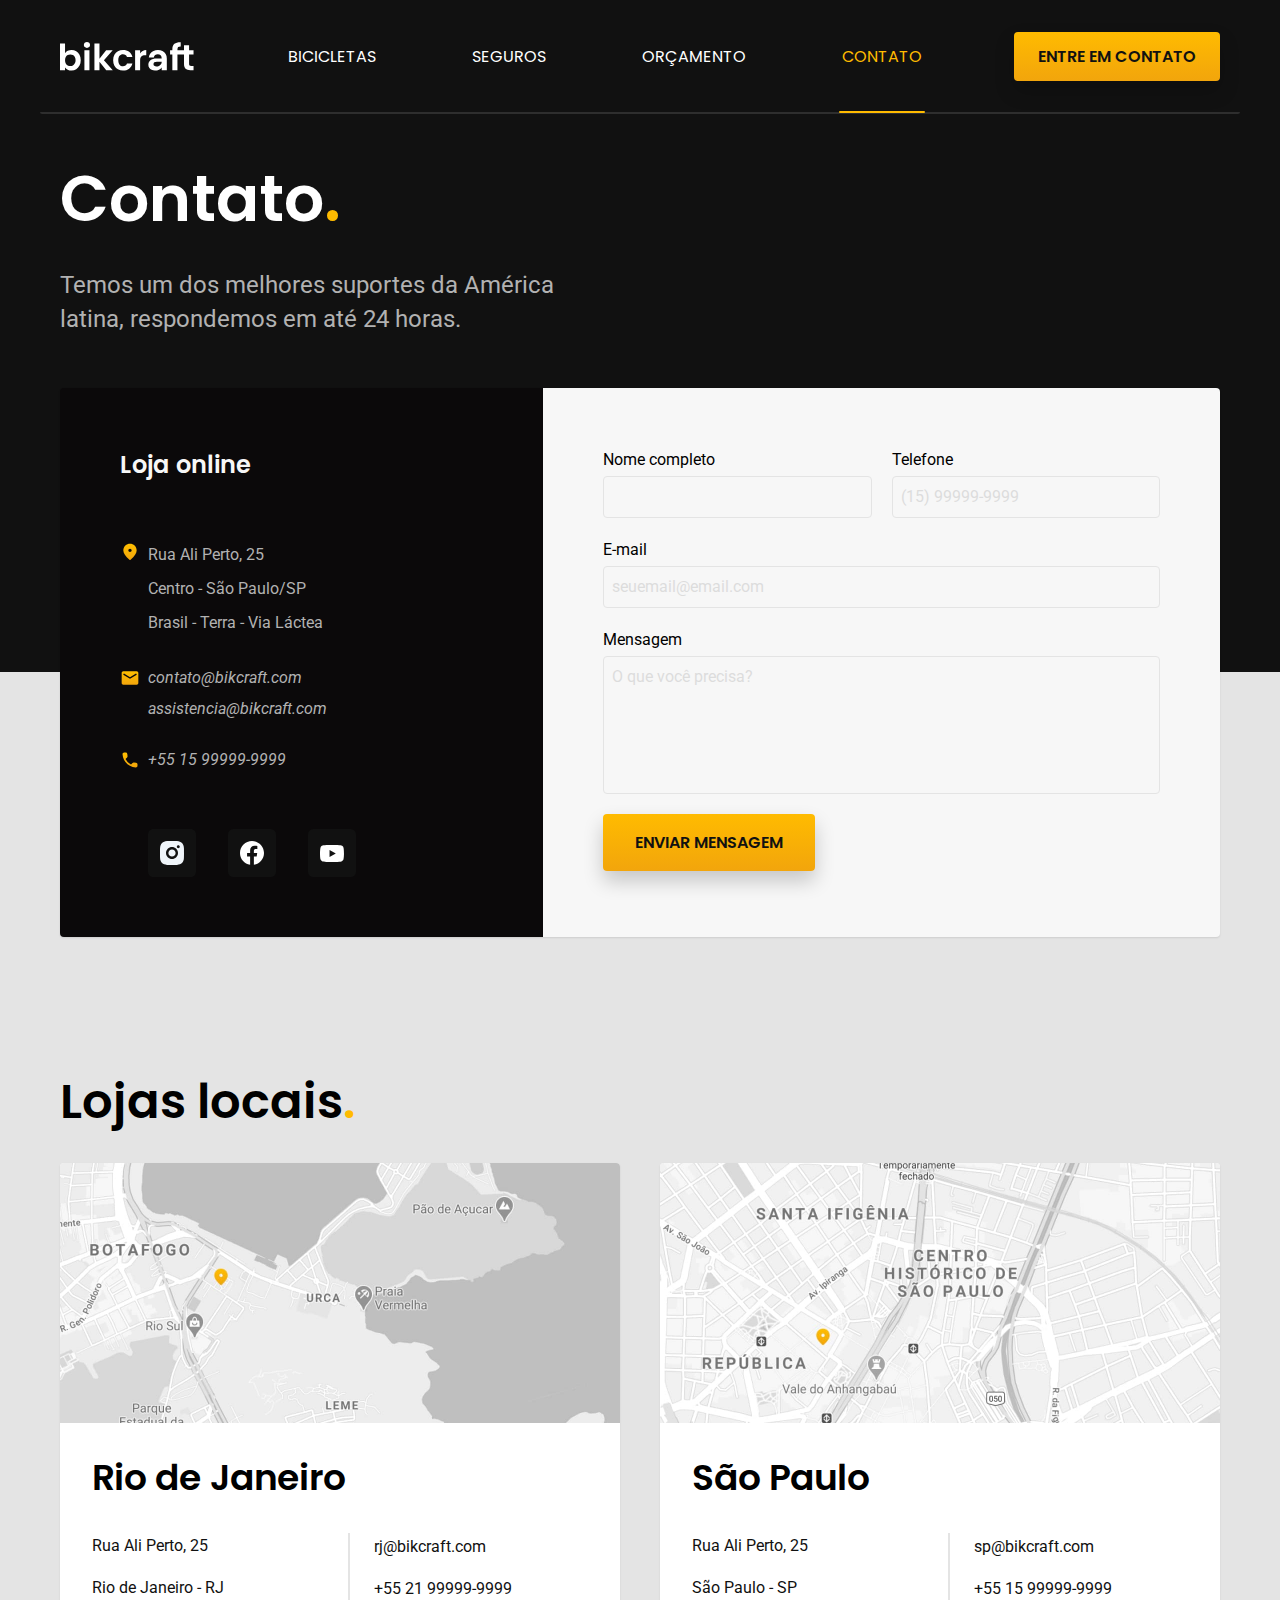
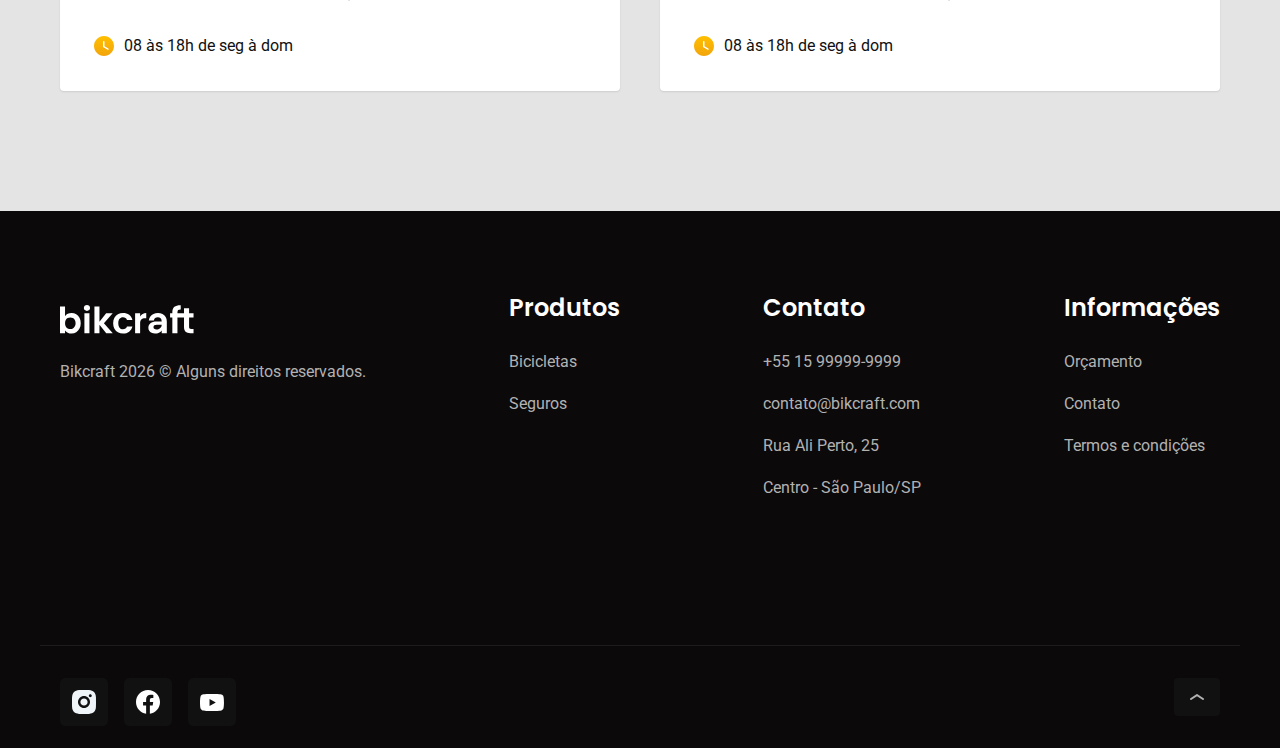
<file: contact.html>
<!DOCTYPE html>
<html lang="pt-BR">
  <head>
    <meta charset="UTF-8" />
    <meta http-equiv="X-UA-Compatible" content="IE=edge" />
    <meta name="viewport" content="width=device-width, initial-scale=1.0" />
    <meta
      name="description"
      content="Bicicletas elétricas de alta precisão e qualidade,  feitas sob medida para o cliente. Explore o mundo na sua velocidade com a Bikcraft."
    />
    <meta property="og:title" content="Bikcraft" />
    <meta property="og:type" content="Bikcraft" />
    <meta property="og:url" content="http://bikcraft-eta.vercel.app/" />
    <meta property="og:image" content="./img/bicicleta/nimbus1.jpg" />

    <meta name="twitter:title" content="Bikcraft " />
    <meta
      name="twitter:description"
      content=" Bicicletas elétricas de alta precisão e qualidade,  feitas sob medida para o cliente. Explore o mundo na sua velocidade com a Bikcraft"
    />
    <meta name="twitter:image" content="./img/bicicleta/nimbus1.jpg" />
    <meta name="twitter:card" content="summary_large_image" />

    <link rel="shortcut icon" href="/img/favicon.png" type="image/png" />
    <link rel="preload" href="/css/style.css" as="style" />
    <link rel="stylesheet" href="/css/style.css" />
    <link rel="preconnect" href="https://fonts.googleapis.com" />
    <link rel="preconnect" href="https://fonts.gstatic.com" crossorigin />
    <link rel="apple-touch-icon" href="./img/bicicleta/nimbus1.jpg" />

    <title>Contato | Bikcraft</title>
    <script>
      document.documentElement.classList.add("js");
    </script>
  </head>
  <body id="contact">
    <header class="header">
      <div class="header__menu container">
        <a href="./"><img src="./img/bikcraft.svg" alt="logo do Bikcraft" /></a>
        <nav aria-label="primary">
          <button class="btn-mobile"></button>
          <ul class="header__menu__links boldParagraph">
            <li><a href="./bikes.html">Bicicletas</a></li>
            <li><a href="./insurance.html">Seguros</a></li>
            <li><a href="./budget.html">Orçamento</a></li>
            <li><a href="./contact.html">Contato</a></li>
          </ul>
        </nav>
        <a class="button" href="./contact.html">Entre em contato</a>
      </div>
    </header>

    <section>
      <div class="bg-title">
        <div class="title container">
          <h1 class="h1">Contato<span>.</span></h1>
          <p class="paragraph color-gray">
            Temos um dos melhores suportes da América latina, respondemos em até
            24 horas.
          </p>
        </div>
      </div>

      <div class="contact-container">
        <div class="contact container">
          <section aria-label="address" class="contact-address">
            <h4 class="h4">Loja online</h4>

            <div class="address">
              <p class="paragraph-2">Rua Ali Perto, 25</p>
              <p class="paragraph-2">Centro - São Paulo/SP</p>
              <p class="paragraph-2">Brasil - Terra - Via Láctea</p>
            </div>

            <address>
              <a href="mailto:contato@bikcraft.com">contato@bikcraft.com</a>
              <a href="mailto:assistencia@bikcraft.com"
                >assistencia@bikcraft.com</a
              >
              <a href="tel:+5515999999999">+55 15 99999-9999</a>
            </address>

            <div class="contact-social">
              <a href="#redesocial">
                <img src="./img/redes/instagram-p.svg" alt="Instagram" />
              </a>

              <a href="#redesocial">
                <img src="./img/redes/facebook-p.svg" alt="Facebook" />
              </a>

              <a href="#redesocial">
                <img src="./img/redes/youtube-p.svg" alt="Youtube" />
              </a>
            </div>
          </section>
          <section aria-label="Form" class="contact-form">
            <form class="form" action="./contact.html">
              <div>
                <label for="nome">Nome completo</label>
                <input type="text" name="nome" id="nome" />
              </div>

              <div>
                <label for="telefone">Telefone</label>
                <input
                  placeholder="(15) 99999-9999"
                  type="tel"
                  name="telefone"
                  id="telefone"
                />
              </div>
              <div class="col-2">
                <label for="email">E-mail</label>
                <input
                  placeholder="seuemail@email.com"
                  type="email"
                  name="email"
                  id="email"
                />
              </div>

              <div class="col-2">
                <label for="mensagem">Mensagem</label>
                <textarea
                  rows="5"
                  placeholder="O que você precisa?"
                  name="mensagem"
                  id="mensagem"
                ></textarea>
              </div>
              <button class="button col-2">Enviar mensagem</button>
            </form>
          </section>
        </div>
      </div>
    </section>

    <section class="shops-bg">
      <div class="shops container">
        <h2 class="h2">Lojas locais<span>.</span></h2>
        <div class="shop-item">
          <img
            src="./img/lojas/rj.jpg"
            alt="Mapa marcando o endereço da loja local do Bikcraft no Rio de Janeiro - RJ"
          />
          <div class="shop-content">
            <h3 class="h3">Rio de Janeiro</h3>
            <div class="shop-data">
              <p class="paragraph-2">Rua Ali Perto, 25</p>
              <p class="paragraph-2">Rio de Janeiro - RJ</p>
            </div>
            <div class="shop-data">
              <a href="mailto:rj@bikcraft.com">rj@bikcraft.com</a>
              <a href="tel:+5521999999999">+55 21 99999-9999</a>
            </div>
            <p class="paragraph-2 schedule">
              <img src="./img/icones/horario.svg" alt="" />
              08 às 18h de seg à dom
            </p>
          </div>
        </div>

        <div class="shop-item">
          <img
            src="./img/lojas/sp.jpg"
            alt="Mapa marcando o endereço da loja local do Bikcraft em São Paulo - SP"
          />
          <div class="shop-content">
            <h3 class="h3">São Paulo</h3>
            <div class="shop-data">
              <p class="paragraph-2">Rua Ali Perto, 25</p>
              <p class="paragraph-2">São Paulo - SP</p>
            </div>
            <div class="shop-data">
              <a href="mailto:sp@bikcraft.com">sp@bikcraft.com</a>
              <a href="tel:+5515999999999">+55 15 99999-9999</a>
            </div>
            <p class="paragraph-2 schedule">
              <img src="./img/icones/horario.svg" alt="" />
              08 às 18h de seg à dom
            </p>
          </div>
        </div>
      </div>
    </section>

    <footer class="footer-bg">
      <div class="footer container">
        <div class="footer-col-1">
          <img
            src="./img/bikcraft.svg"
            alt="Logo do bikcraft"
            width="136"
            height="32"
          />
          <p class="paragraph-2 color-gray">
            Bikcraft <time id="year"></time> © Alguns direitos reservados.
          </p>
        </div>

        <div class="footer-products">
          <h4 class="h4">Produtos</h4>
          <ul>
            <li class="paragraph-2">
              <a href="./bikes.html">Bicicletas</a>
            </li>
            <li class="paragraph-2">
              <a href="./insurance.html">Seguros</a>
            </li>
          </ul>
        </div>

        <div class="footer-contact">
          <h4 class="h4">Contato</h4>
          <ul>
            <li class="paragraph-2">
              <a href="tel:+5515999999999">+55 15 99999-9999</a>
            </li>
            <li class="paragraph-2">
              <a href="mailto:bikcraft@bikcraft.com" target="_blank"
                >contato@bikcraft.com</a
              >
            </li>
            <li class="paragraph-2">Rua Ali Perto, 25</li>
            <li class="paragraph-2">Centro - São Paulo/SP</li>
          </ul>
        </div>

        <div class="footer-information">
          <h4 class="h4">Informações</h4>
          <nav>
            <ul>
              <li class="paragraph-2">
                <a href="./budget.html">Orçamento</a>
              </li>
              <li class="paragraph-2"><a href="./contact.html">Contato</a></li>
              <li class="paragraph-2">
                <a href="./terms.html">Termos e condições</a>
              </li>
            </ul>
          </nav>
        </div>
      </div>
      <div class="copy container">
        <div class="footer-social">
          <a href="#redesocial">
            <img
              src="./img/redes/instagram-p.svg"
              alt="Instagram"
              width="36"
              height="36"
            />
          </a>

          <a href="#redesocial">
            <img
              src="./img/redes/facebook-p.svg"
              alt="Facebook"
              width="36"
              height="36"
            />
          </a>

          <a href="#redesocial">
            <img
              src="./img/redes/youtube-p.svg"
              alt="Youtube"
              width="36"
              height="36"
            />
          </a>
        </div>
        <button class="btn-scroll-to-top">
          <img src="/img/icones/seta-abrir.svg" alt="" width="14" height="6" />
        </button>
      </div>
    </footer>
    <script src="/js/main.js"></script>
  </body>
</html>
</file>
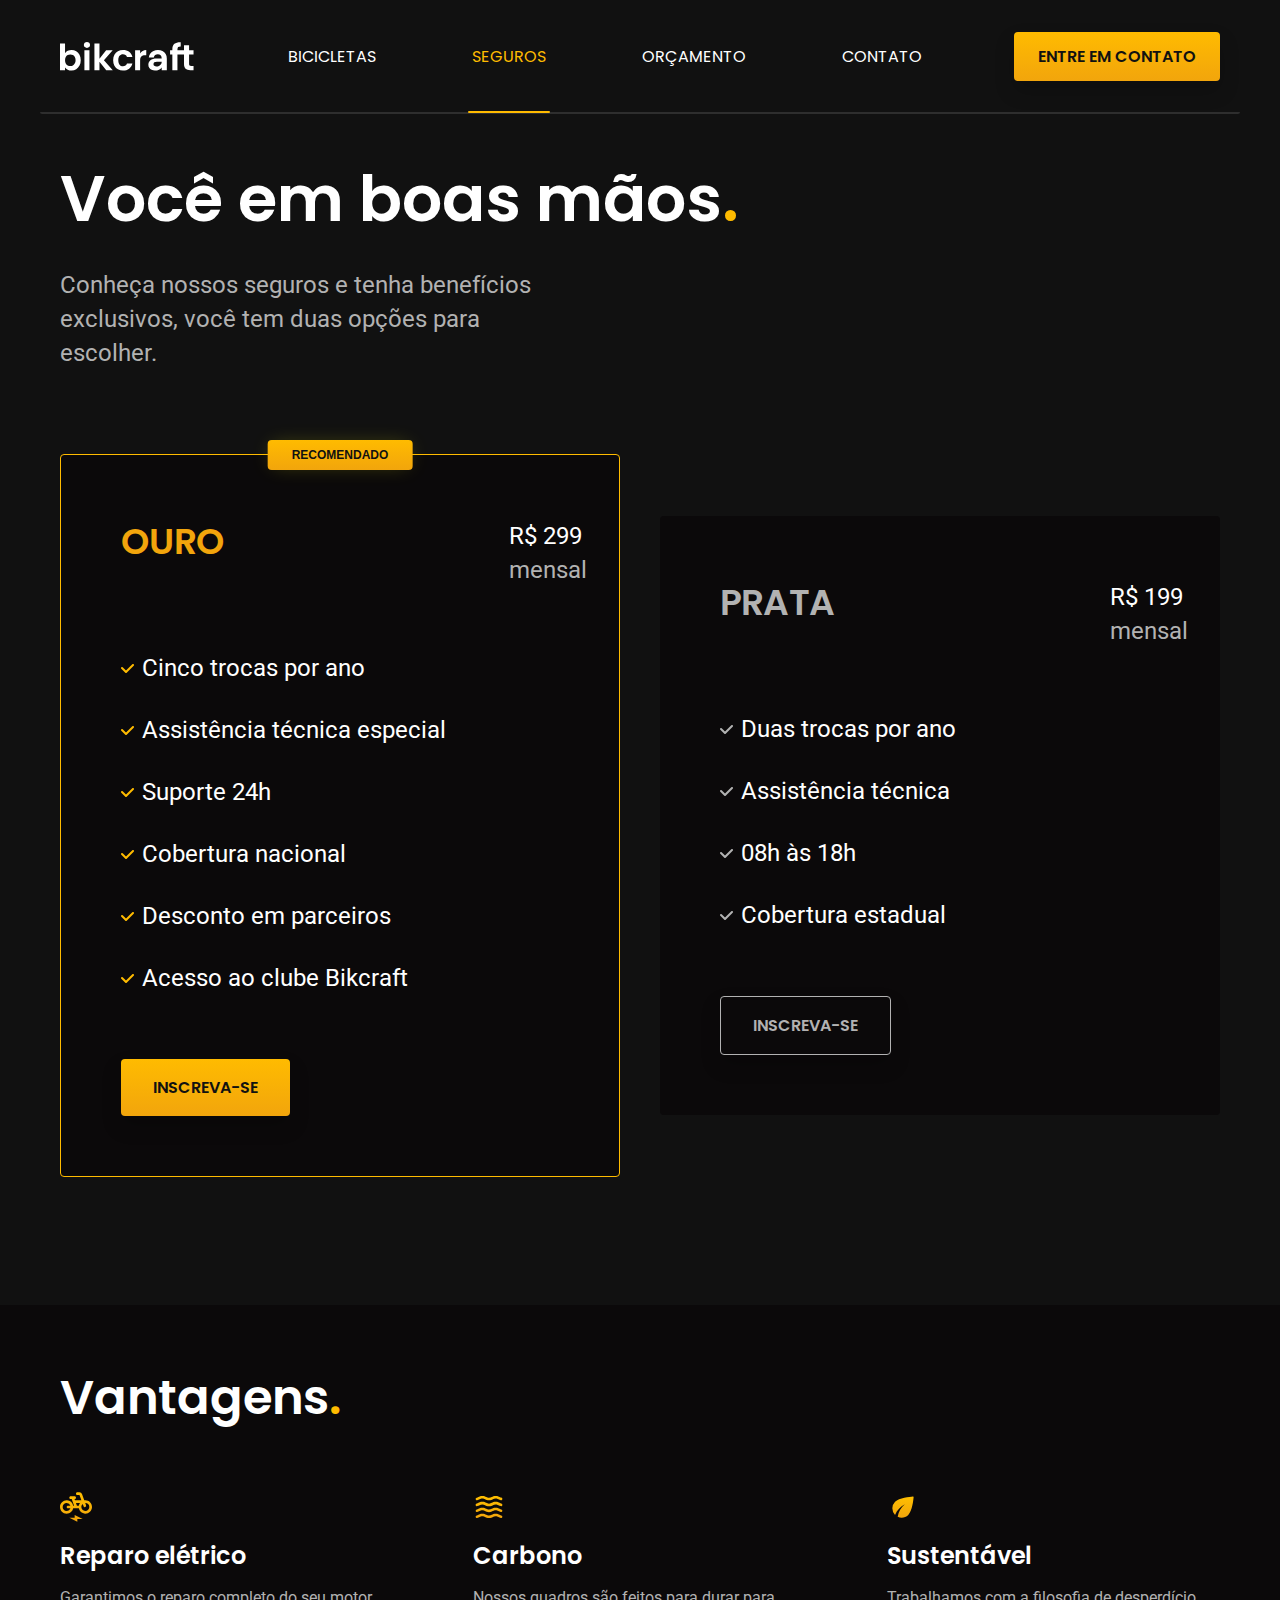
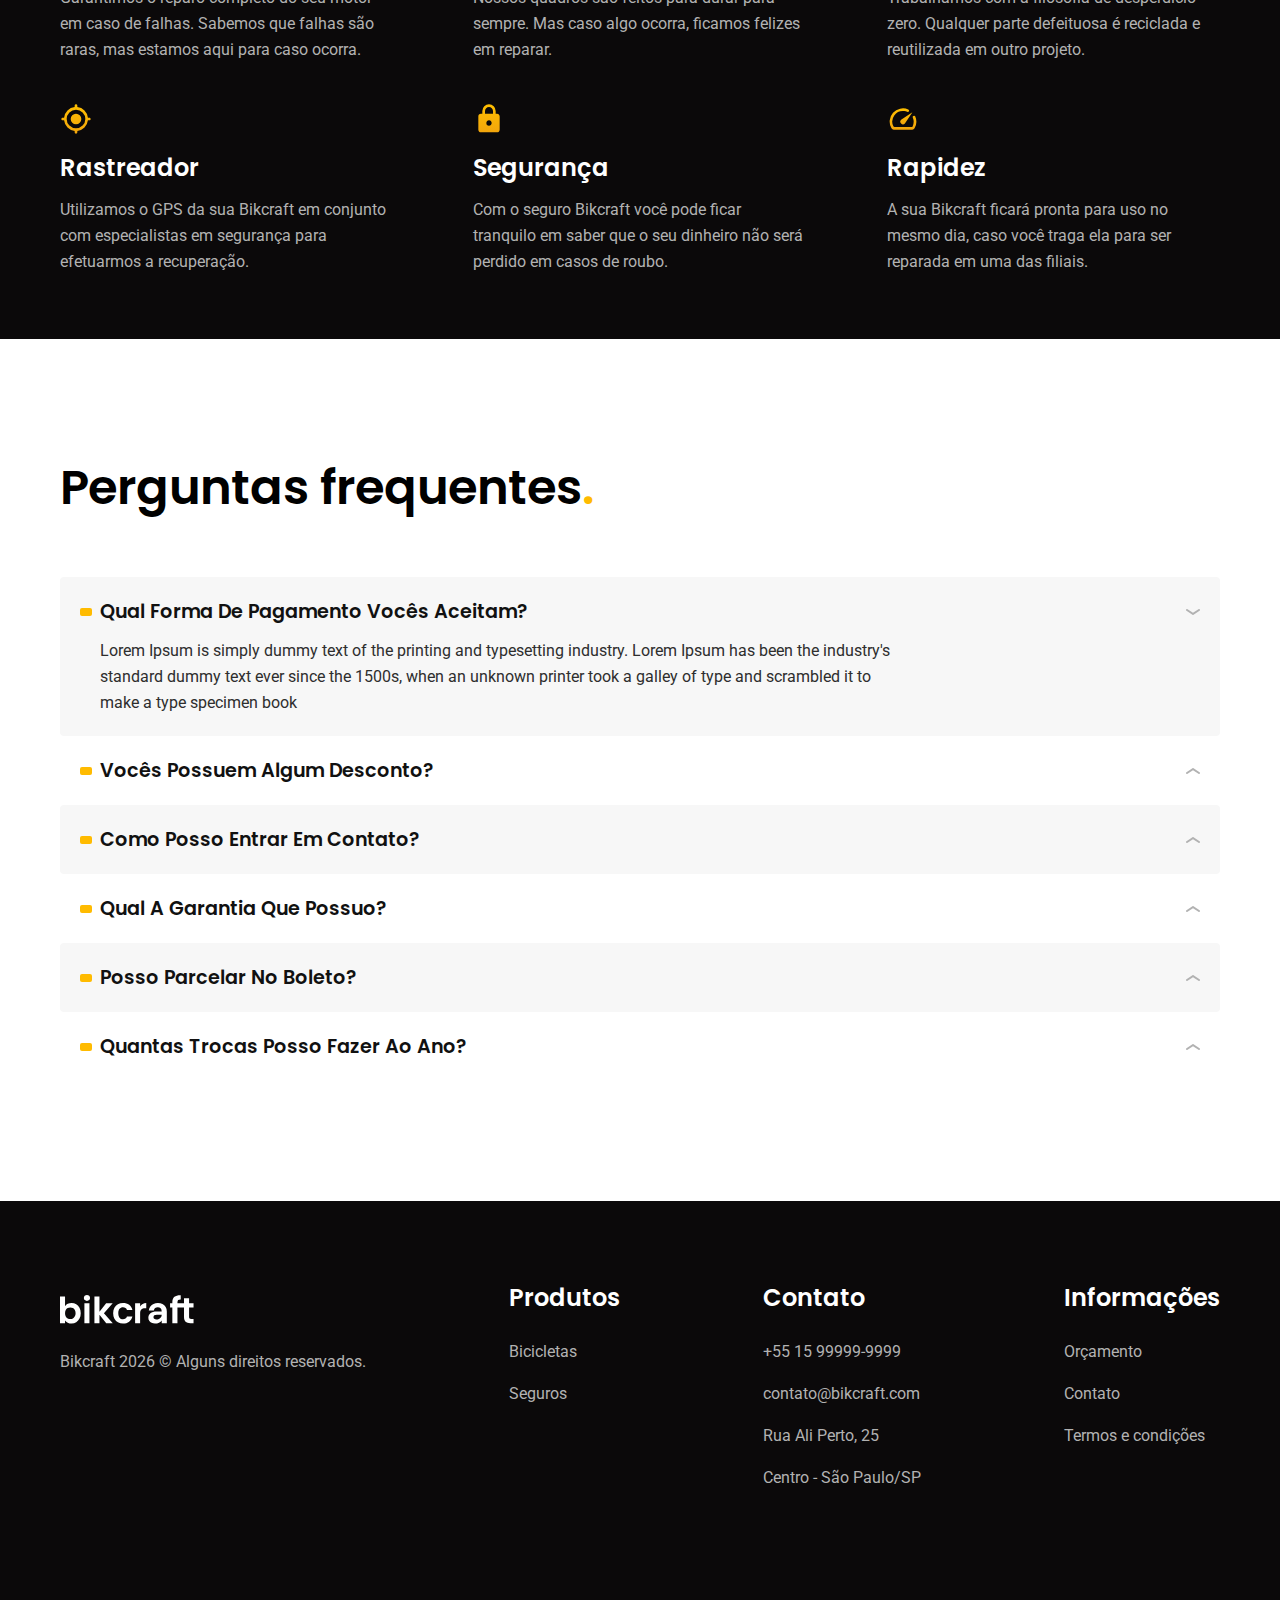
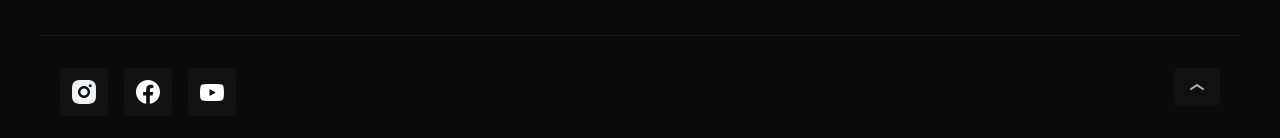
<file: insurance.html>
<!DOCTYPE html>
<html lang="pt-BR">
  <head>
    <meta charset="UTF-8" />
    <meta http-equiv="X-UA-Compatible" content="IE=edge" />
    <meta name="viewport" content="width=device-width, initial-scale=1.0" />
    <meta
      name="description"
      content="Bicicletas elétricas de alta precisão e qualidade,  feitas sob medida para o cliente. Explore o mundo na sua velocidade com a Bikcraft."
    />
    <meta property="og:title" content="Bikcraft" />
    <meta property="og:type" content="Bikcraft" />
    <meta property="og:url" content="http://bikcraft-eta.vercel.app/" />
    <meta property="og:image" content="./img/bicicleta/nimbus1.jpg" />

    <meta name="twitter:title" content="Bikcraft " />
    <meta
      name="twitter:description"
      content=" Bicicletas elétricas de alta precisão e qualidade,  feitas sob medida para o cliente. Explore o mundo na sua velocidade com a Bikcraft"
    />
    <meta name="twitter:image" content="./img/bicicleta/nimbus1.jpg" />
    <meta name="twitter:card" content="summary_large_image" />

    <link rel="shortcut icon" href="/img/favicon.png" type="image/png" />
    <link rel="preload" href="/css/style.css" as="style" />
    <link rel="stylesheet" href="/css/style.css" />
    <link rel="preconnect" href="https://fonts.googleapis.com" />
    <link rel="preconnect" href="https://fonts.gstatic.com" crossorigin />
    <link rel="apple-touch-icon" href="./img/bicicleta/nimbus1.jpg" />

    <title>Seguros | Bikcraft</title>
    <script>
      document.documentElement.classList.add("js");
    </script>
  </head>
  <body id="insurance">
    <header class="header">
      <div class="header__menu container">
        <a href="./"><img src="./img/bikcraft.svg" alt="logo do Bikcraft" /></a>
        <nav aria-label="primary" class="nav">
          <button class="btn-mobile"></button>
          <ul class="header__menu__links boldParagraph">
            <li><a href="./bikes.html">Bicicletas</a></li>
            <li><a href="./insurance.html">Seguros</a></li>
            <li><a href="./budget.html">Orçamento</a></li>
            <li><a href="./contact.html">Contato</a></li>
          </ul>
        </nav>
        <a class="button" href="./contact.html">Entre em contato</a>
      </div>
    </header>

    <main>
      <div class="bg-title">
        <div class="title container">
          <h1 class="h1">Você em boas mãos<span>.</span></h1>
          <p class="paragraph color-gray">
            Conheça nossos seguros e tenha benefícios exclusivos, você tem duas
            opções para escolher.
          </p>
        </div>
      </div>

      <div class="insurance-bg">
        <div class="insurance container">
          <div class="insurance-item item-gold">
            <div class="recommended">
              <p>Recomendado</p>
            </div>

            <div class="info-insurance">
              <h3 class="h3 gold">OURO</h3>
              <p class="paragraph">R$ 299 <span>mensal</span></p>
            </div>

            <ul>
              <li class="paragraph">
                <img src="./img/icones/lista.svg" alt="check" /> Cinco trocas
                por ano
              </li>
              <li class="paragraph">
                <img src="./img/icones/lista.svg" alt="check" />Assistência
                técnica especial
              </li>
              <li class="paragraph">
                <img src="./img/icones/lista.svg" alt="check" />Suporte 24h
              </li>
              <li class="paragraph">
                <img src="./img/icones/lista.svg" alt="check" />Cobertura
                nacional
              </li>
              <li class="paragraph">
                <img src="./img/icones/lista.svg" alt="check" />Desconto em
                parceiros
              </li>
              <li class="paragraph">
                <img src="./img/icones/lista.svg" alt="check" />Acesso ao clube
                Bikcraft
              </li>
            </ul>
            <a class="button" href="./budget.html?tipo=seguro&produto=gold"
              >Inscreva-se</a
            >
          </div>
          <div class="insurance-item">
            <div class="info-insurance">
              <h3 class="h3 silver">PRATA</h3>
              <p class="paragraph">R$ 199 <span>mensal</span></p>
            </div>

            <ul>
              <li class="paragraph">
                <img src="./img/icones/lista-silver.svg" alt="check" />Duas
                trocas por ano
              </li>
              <li class="paragraph">
                <img
                  src="./img/icones/lista-silver.svg"
                  alt="check"
                />Assistência técnica
              </li>
              <li class="paragraph">
                <img src="./img/icones/lista-silver.svg" alt="check" /> 08h às
                18h
              </li>
              <li class="paragraph">
                <img src="./img/icones/lista-silver.svg" alt="check" />Cobertura
                estadual
              </li>
            </ul>
            <a
              class="button secondary"
              href="./budget.html?tipo=seguro&produto=silver"
              >Inscreva-se</a
            >
          </div>
        </div>
      </div>
    </main>

    <article class="benefits-bg">
      <div class="benefits container">
        <h2 class="h2 color-white">Vantagens<span>.</span></h2>
        <ul>
          <li>
            <img src="./img/icones/eletrica.svg" alt="" />
            <h4 class="h4 color-white">Reparo elétrico</h4>
            <p class="paragraph-2 color-gray">
              Garantimos o reparo completo do seu motor em caso de falhas.
              Sabemos que falhas são raras, mas estamos aqui para caso ocorra.
            </p>
          </li>

          <li>
            <img src="./img/icones/carbono.svg" alt="" />
            <h4 class="h4 color-white">Carbono</h4>
            <p class="paragraph-2 color-gray">
              Nossos quadros são feitos para durar para sempre. Mas caso algo
              ocorra, ficamos felizes em reparar.
            </p>
          </li>

          <li>
            <img src="./img/icones/sustentavel.svg" alt="" />
            <h4 class="h4 color-white">Sustentável</h4>
            <p class="paragraph-2 color-gray">
              Trabalhamos com a filosofia de desperdício zero. Qualquer parte
              defeituosa é reciclada e reutilizada em outro projeto.
            </p>
          </li>

          <li>
            <img src="./img/icones/rastreador.svg" alt="" />
            <h4 class="h4 color-white">Rastreador</h4>
            <p class="paragraph-2 color-gray">
              Utilizamos o GPS da sua Bikcraft em conjunto com especialistas em
              segurança para efetuarmos a recuperação.
            </p>
          </li>

          <li>
            <img src="./img/icones/seguro.svg" alt="" />
            <h4 class="h4 color-white">Segurança</h4>
            <p class="paragraph-2 color-gray">
              Com o seguro Bikcraft você pode ficar tranquilo em saber que o seu
              dinheiro não será perdido em casos de roubo.
            </p>
          </li>

          <li>
            <img src="./img/icones/velocidade.svg" alt="" />
            <h4 class="h4 color-white">Rapidez</h4>
            <p class="paragraph-2 color-gray">
              A sua Bikcraft ficará pronta para uso no mesmo dia, caso você
              traga ela para ser reparada em uma das filiais.
            </p>
          </li>
        </ul>
      </div>
    </article>

    <article class="questions container">
      <h2 class="h2">Perguntas frequentes<span>.</span></h2>
      <dl>
        <div>
          <dt>
            <button aria-expanded="true" aria-controls="question0">
              Qual forma de pagamento vocês aceitam?
            </button>
          </dt>
          <dd class="paragraph-2 color-gray-secondary active" id="question0">
            Lorem Ipsum is simply dummy text of the printing and typesetting
            industry. Lorem Ipsum has been the industry's standard dummy text
            ever since the 1500s, when an unknown printer took a galley of type
            and scrambled it to make a type specimen book
          </dd>
        </div>

        <div>
          <dt>
            <button aria-expanded="false" aria-controls="question1">
              Vocês possuem algum desconto?
            </button>
          </dt>
          <dd class="paragraph-2 color-gray-secondary" id="question1">
            Lorem Ipsum is simply dummy text of the printing and typesetting
            industry. Lorem Ipsum has been the industry's standard dummy text
            ever since the 1500s, when an unknown printer took a galley of type
            and scrambled it to make a type specimen book
          </dd>
        </div>

        <div>
          <dt>
            <button aria-expanded="false" aria-controls="question2">
              Como posso entrar em contato?
            </button>
          </dt>
          <dd class="paragraph-2 color-gray-secondary" id="question2">
            Lorem Ipsum is simply dummy text of the printing and typesetting
            industry. Lorem Ipsum has been the industry's standard dummy text
            ever since the 1500s, when an unknown printer took a galley of type
            and scrambled it to make a type specimen book
          </dd>
        </div>

        <div>
          <dt>
            <button aria-expanded="false" aria-controls="question3">
              Qual a garantia que possuo?
            </button>
          </dt>
          <dd class="paragraph-2 color-gray-secondary" id="question3">
            Lorem Ipsum is simply dummy text of the printing and typesetting
            industry. Lorem Ipsum has been the industry's standard dummy text
            ever since the 1500s, when an unknown printer took a galley of type
            and scrambled it to make a type specimen book
          </dd>
        </div>

        <div>
          <dt>
            <button aria-expanded="false" aria-controls="question4">
              Posso parcelar no boleto?
            </button>
          </dt>
          <dd class="paragraph-2 color-gray-secondary" id="question4">
            Lorem Ipsum is simply dummy text of the printing and typesetting
            industry. Lorem Ipsum has been the industry's standard dummy text
            ever since the 1500s, when an unknown printer took a galley of type
            and scrambled it to make a type specimen book
          </dd>
        </div>

        <div>
          <dt>
            <button aria-expanded="false" aria-controls="question5">
              Quantas trocas posso fazer ao ano?
            </button>
          </dt>
          <dd class="paragraph-2 color-gray-secondary" id="question5">
            Lorem Ipsum is simply dummy text of the printing and typesetting
            industry. Lorem Ipsum has been the industry's standard dummy text
            ever since the 1500s, when an unknown printer took a galley of type
            and scrambled it to make a type specimen book
          </dd>
        </div>
      </dl>
    </article>

    <footer class="footer-bg">
      <div class="footer container">
        <div class="footer-col-1">
          <img
            src="./img/bikcraft.svg"
            alt="Logo do bikcraft"
            width="136"
            height="32"
          />
          <p class="paragraph-2 color-gray">
            Bikcraft <time id="year"></time> © Alguns direitos reservados.
          </p>
        </div>

        <div class="footer-products">
          <h4 class="h4">Produtos</h4>
          <ul>
            <li class="paragraph-2">
              <a href="./bikes.html">Bicicletas</a>
            </li>
            <li class="paragraph-2">
              <a href="./insurance.html">Seguros</a>
            </li>
          </ul>
        </div>

        <div class="footer-contact">
          <h4 class="h4">Contato</h4>
          <ul>
            <li class="paragraph-2">
              <a href="tel:+5515999999999">+55 15 99999-9999</a>
            </li>
            <li class="paragraph-2">
              <a href="mailto:bikcraft@bikcraft.com" target="_blank"
                >contato@bikcraft.com</a
              >
            </li>
            <li class="paragraph-2">Rua Ali Perto, 25</li>
            <li class="paragraph-2">Centro - São Paulo/SP</li>
          </ul>
        </div>

        <div class="footer-information">
          <h4 class="h4">Informações</h4>
          <nav>
            <ul>
              <li class="paragraph-2">
                <a href="./budget.html">Orçamento</a>
              </li>
              <li class="paragraph-2"><a href="./contact.html">Contato</a></li>
              <li class="paragraph-2">
                <a href="./terms.html">Termos e condições</a>
              </li>
            </ul>
          </nav>
        </div>
      </div>
      <div class="copy container">
        <div class="footer-social">
          <a href="#redesocial">
            <img
              src="./img/redes/instagram-p.svg"
              alt="Instagram"
              width="36"
              height="36"
            />
          </a>

          <a href="#redesocial">
            <img
              src="./img/redes/facebook-p.svg"
              alt="Facebook"
              width="36"
              height="36"
            />
          </a>

          <a href="#redesocial">
            <img
              src="./img/redes/youtube-p.svg"
              alt="Youtube"
              width="36"
              height="36"
            />
          </a>
        </div>
        <button class="btn-scroll-to-top">
          <img src="/img/icones/seta-abrir.svg" alt="" width="14" height="6" />
        </button>
      </div>
    </footer>
    <script src="/js/main.js"></script>
  </body>
</html>
</file>
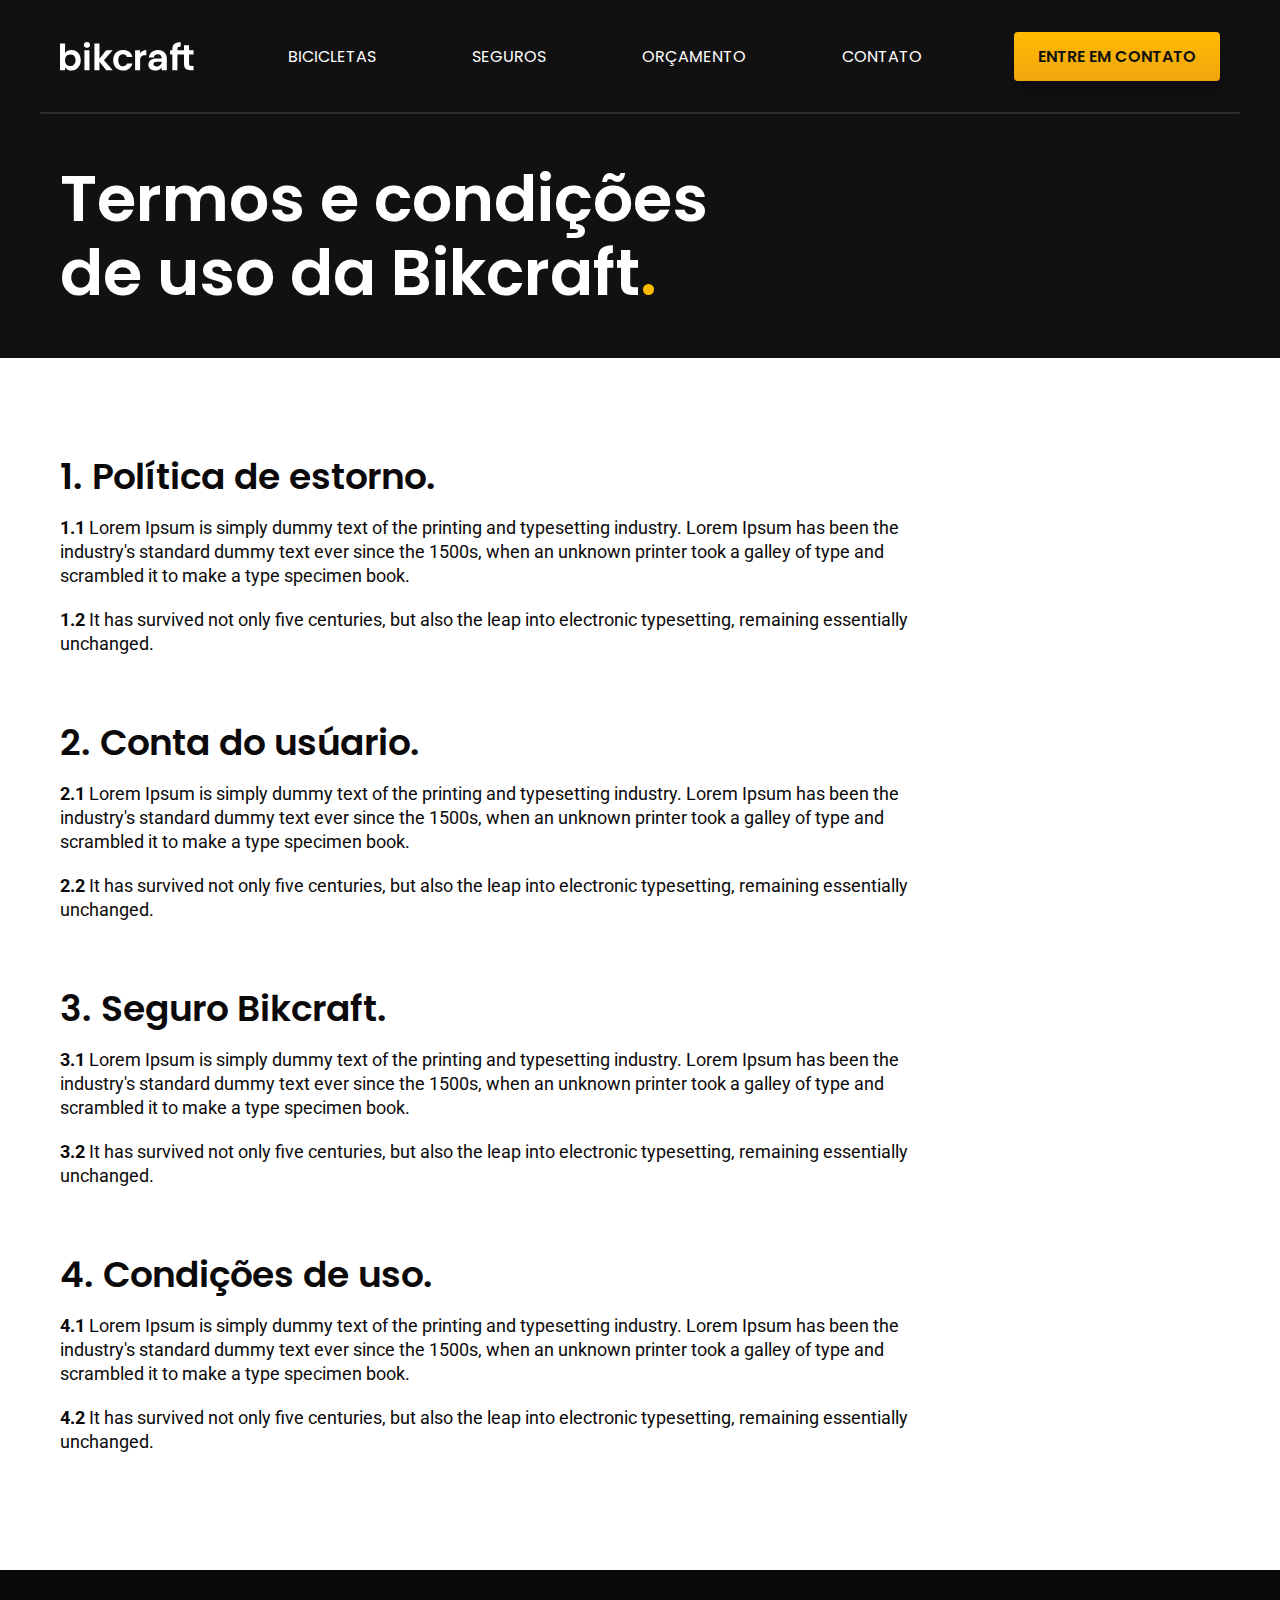
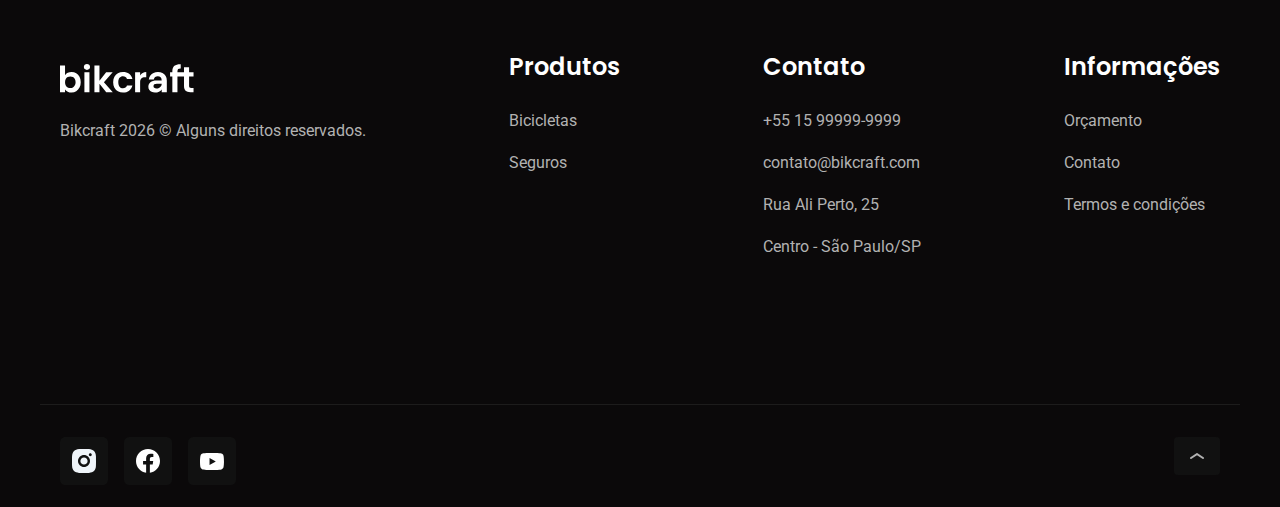
<file: terms.html>
<!DOCTYPE html>
<html lang="pt-BR">
  <head>
    <meta charset="UTF-8" />
    <meta http-equiv="X-UA-Compatible" content="IE=edge" />
    <meta name="viewport" content="width=device-width, initial-scale=1.0" />
    <meta
      name="description"
      content="Bicicletas elétricas de alta precisão e qualidade,  feitas sob medida para o cliente. Explore o mundo na sua velocidade com a Bikcraft."
    />
    <meta property="og:title" content="Bikcraft" />
    <meta property="og:type" content="Bikcraft" />
    <meta property="og:url" content="http://bikcraft-eta.vercel.app/" />
    <meta property="og:image" content="./img/bicicleta/nimbus1.jpg" />

    <meta name="twitter:title" content="Bikcraft " />
    <meta
      name="twitter:description"
      content=" Bicicletas elétricas de alta precisão e qualidade,  feitas sob medida para o cliente. Explore o mundo na sua velocidade com a Bikcraft"
    />
    <meta name="twitter:image" content="./img/bicicleta/nimbus1.jpg" />
    <meta name="twitter:card" content="summary_large_image" />

    <link rel="shortcut icon" href="/img/favicon.png" type="image/png" />
        <link rel="preload" href="/css/style.css" as="style" />
    <link rel="stylesheet" href="/css/style.css" />
    <link rel="preconnect" href="https://fonts.googleapis.com" />
    <link rel="preconnect" href="https://fonts.gstatic.com" crossorigin />
    <link rel="apple-touch-icon" href="./img/bicicleta/nimbus1.jpg" />

    <title>Termos e condições | Bikcraft</title>
<script>
      document.documentElement.classList.add('js')
    </script>
  </head>
  <body id="terms">
    <header class="header">
      <div class="header__menu container">
        <a href="./"><img src="./img/bikcraft.svg" alt="logo do Bikcraft" /></a>
        <nav aria-label="primary">
          <button class="btn-mobile"></button>
          <ul class="header__menu__links boldParagraph">
            <li><a href="./bikes.html">Bicicletas</a></li>
            <li><a href="./insurance.html">Seguros</a></li>
            <li><a href="./budget.html">Orçamento</a></li>
            <li><a href="./contact.html">Contato</a></li>
          </ul>
        </nav>
        <a class="button" href="./contact.html">Entre em contato</a>
      </div>
    </header>

    <main>
      <div class="bg-title">
        <div class="title container">
          <h1 class="h1">Termos e condições de uso da Bikcraft<span>.</span></h1>
        </div>
      </div>

      <div class="terms-bg">
        <div class="terms container">
          <h3 class="h3">1. Política de estorno.</h3>
          <p class="paragraph">
            <b>1.1</b> Lorem Ipsum is simply dummy text of the printing and typesetting
            industry. Lorem Ipsum has been the industry's standard dummy text
            ever since the 1500s, when an unknown printer took a galley of type
            and scrambled it to make a type specimen book. 
             <p class="paragraph">  <b>1.2</b>  It has survived
            not only five centuries, but also the leap into electronic
            typesetting, remaining essentially unchanged.</p>
          </p>

          <h3 class="h3">2. Conta do usúario.</h3>
          <p class="paragraph">
            <b>2.1</b> Lorem Ipsum is simply dummy text of the printing and typesetting
            industry. Lorem Ipsum has been the industry's standard dummy text
            ever since the 1500s, when an unknown printer took a galley of type
            and scrambled it to make a type specimen book.  <p class="paragraph"> <b>2.2</b> It has survived
            not only five centuries, but also the leap into electronic
            typesetting, remaining essentially unchanged.</p>
          </p>

          <h3 class="h3">3. Seguro Bikcraft.</h3>
          <p class="paragraph">
            <b>3.1</b> Lorem Ipsum is simply dummy text of the printing and typesetting
            industry. Lorem Ipsum has been the industry's standard dummy text
            ever since the 1500s, when an unknown printer took a galley of type
            and scrambled it to make a type specimen book.  <p class="paragraph"> <b>3.2 </b> It has survived
            not only five centuries, but also the leap into electronic
            typesetting, remaining essentially unchanged.</p>
          </p>

          <h3 class="h3">4. Condições de uso.</h3>
          <p class="paragraph">
            <b>4.1</b> Lorem Ipsum is simply dummy text of the printing and typesetting
            industry. Lorem Ipsum has been the industry's standard dummy text
            ever since the 1500s, when an unknown printer took a galley of type
            and scrambled it to make a type specimen book.  <p class="paragraph"> <b>4.2</b> It has survived
            not only five centuries, but also the leap into electronic
            typesetting, remaining essentially unchanged.</p>
          </p>
        </div>
      </div>
    </main>

    <footer class="footer-bg">
      <div class="footer container">
        <div class="footer-col-1">
          <img
            src="./img/bikcraft.svg"
            alt="Logo do bikcraft"
            width="136"
            height="32"
          />
          <p class="paragraph-2 color-gray">
            Bikcraft <time id="year"></time> © Alguns direitos reservados.
          </p>
        </div>

        <div class="footer-products">
          <h4 class="h4">Produtos</h4>
          <ul>
            <li class="paragraph-2">
              <a href="./bikes.html">Bicicletas</a>
            </li>
            <li class="paragraph-2">
              <a href="./insurance.html">Seguros</a>
            </li>
          </ul>
        </div>

        <div class="footer-contact">
          <h4 class="h4">Contato</h4>
          <ul>
            <li class="paragraph-2">
              <a href="tel:+5515999999999">+55 15 99999-9999</a>
            </li>
            <li class="paragraph-2">
              <a href="mailto:bikcraft@bikcraft.com" target="_blank"
                >contato@bikcraft.com</a
              >
            </li>
            <li class="paragraph-2">Rua Ali Perto, 25</li>
            <li class="paragraph-2">Centro - São Paulo/SP</li>
          </ul>
        </div>

        <div class="footer-information">
          <h4 class="h4">Informações</h4>
          <nav>
            <ul>
              <li class="paragraph-2">
                <a href="./budget.html">Orçamento</a>
              </li>
              <li class="paragraph-2"><a href="./contact.html">Contato</a></li>
              <li class="paragraph-2">
                <a href="./terms.html">Termos e condições</a>
              </li>
            </ul>
          </nav>
        </div>

      </div>
      <div class="copy container">
        <div class="footer-social">
          <a href="#redesocial">
            <img
              src="./img/redes/instagram-p.svg"
              alt="Instagram"
              width="36"
              height="36"
            />
          </a>

          <a href="#redesocial">
            <img
              src="./img/redes/facebook-p.svg"
              alt="Facebook"
              width="36"
              height="36"
            />
          </a>

          <a href="#redesocial">
            <img
              src="./img/redes/youtube-p.svg"
              alt="Youtube"
              width="36"
              height="36"
            />
          </a>
        </div>
        <button class="btn-scroll-to-top">
          <img src="/img/icones/seta-abrir.svg" alt="" width="14" height="6" />
        </button>
      </div>
    </footer>
    <script src="/js/main.js"></script>
  </body>
</html>
</file>
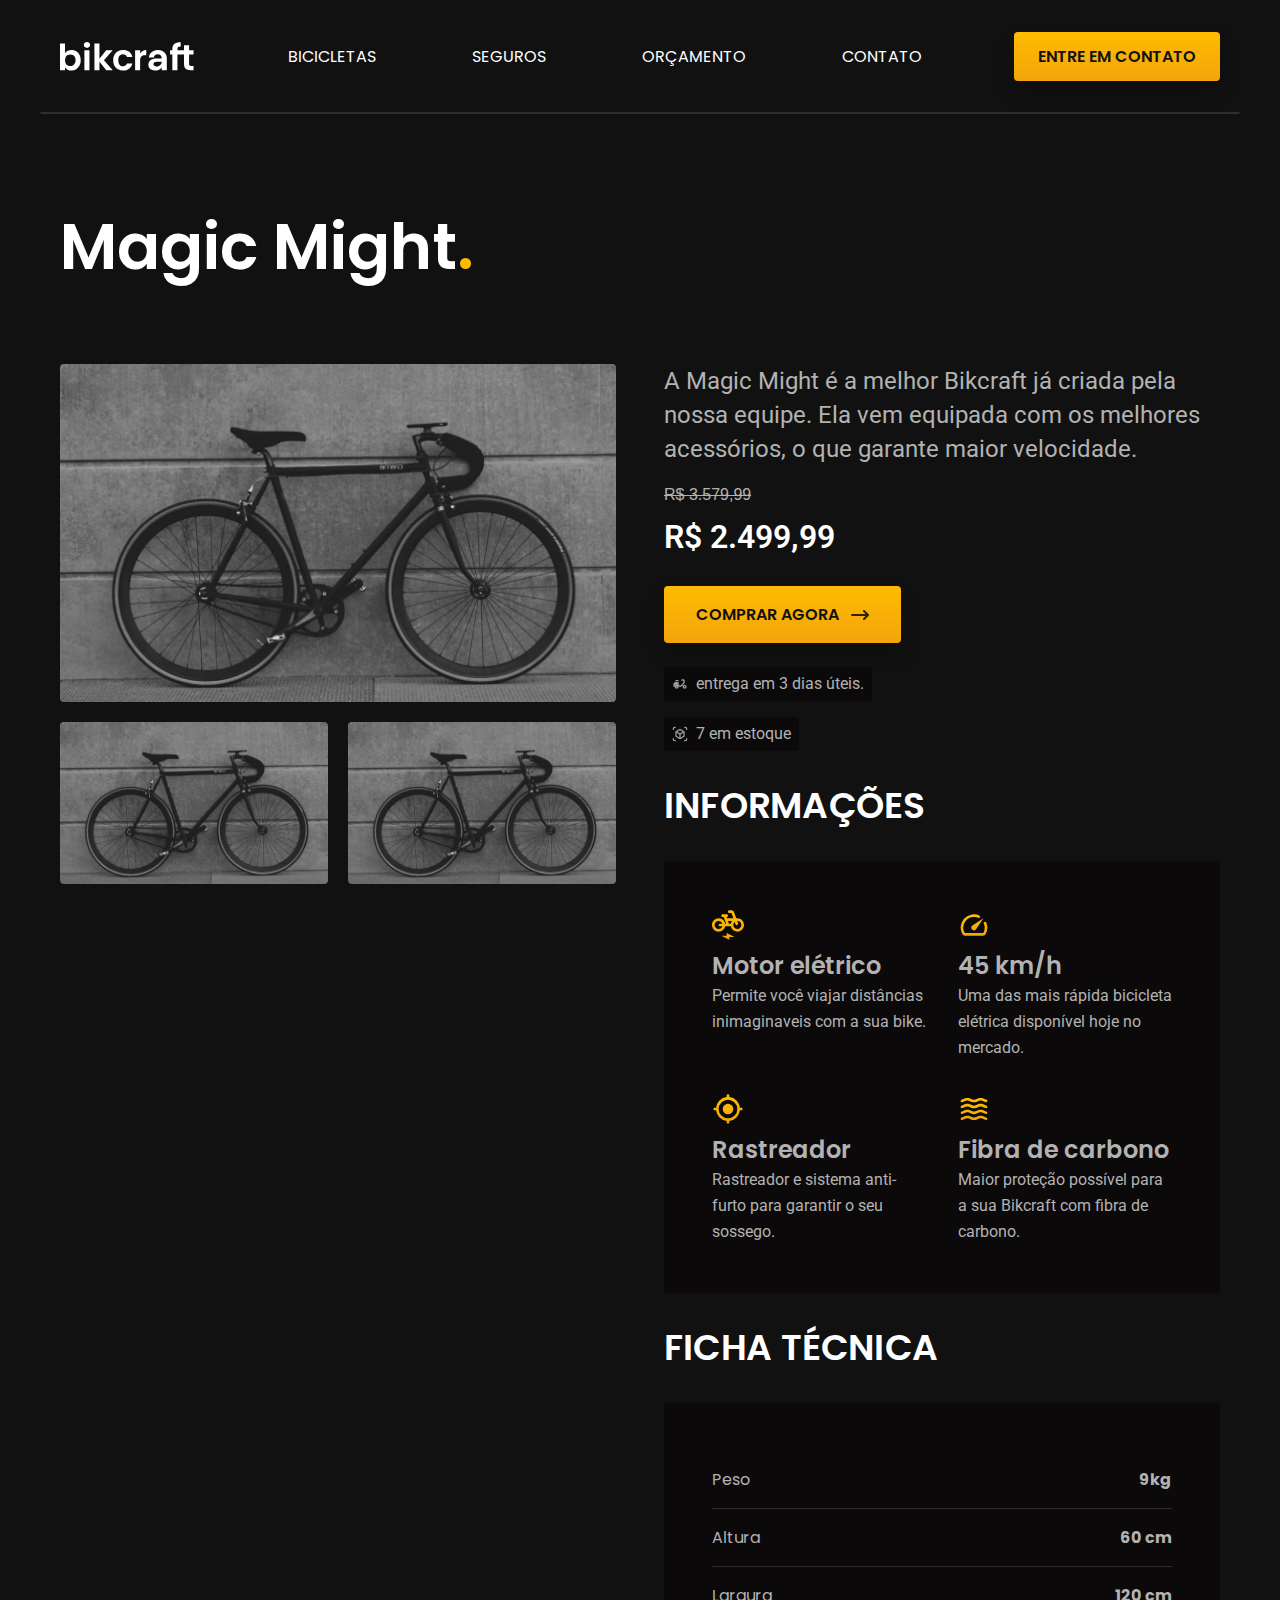
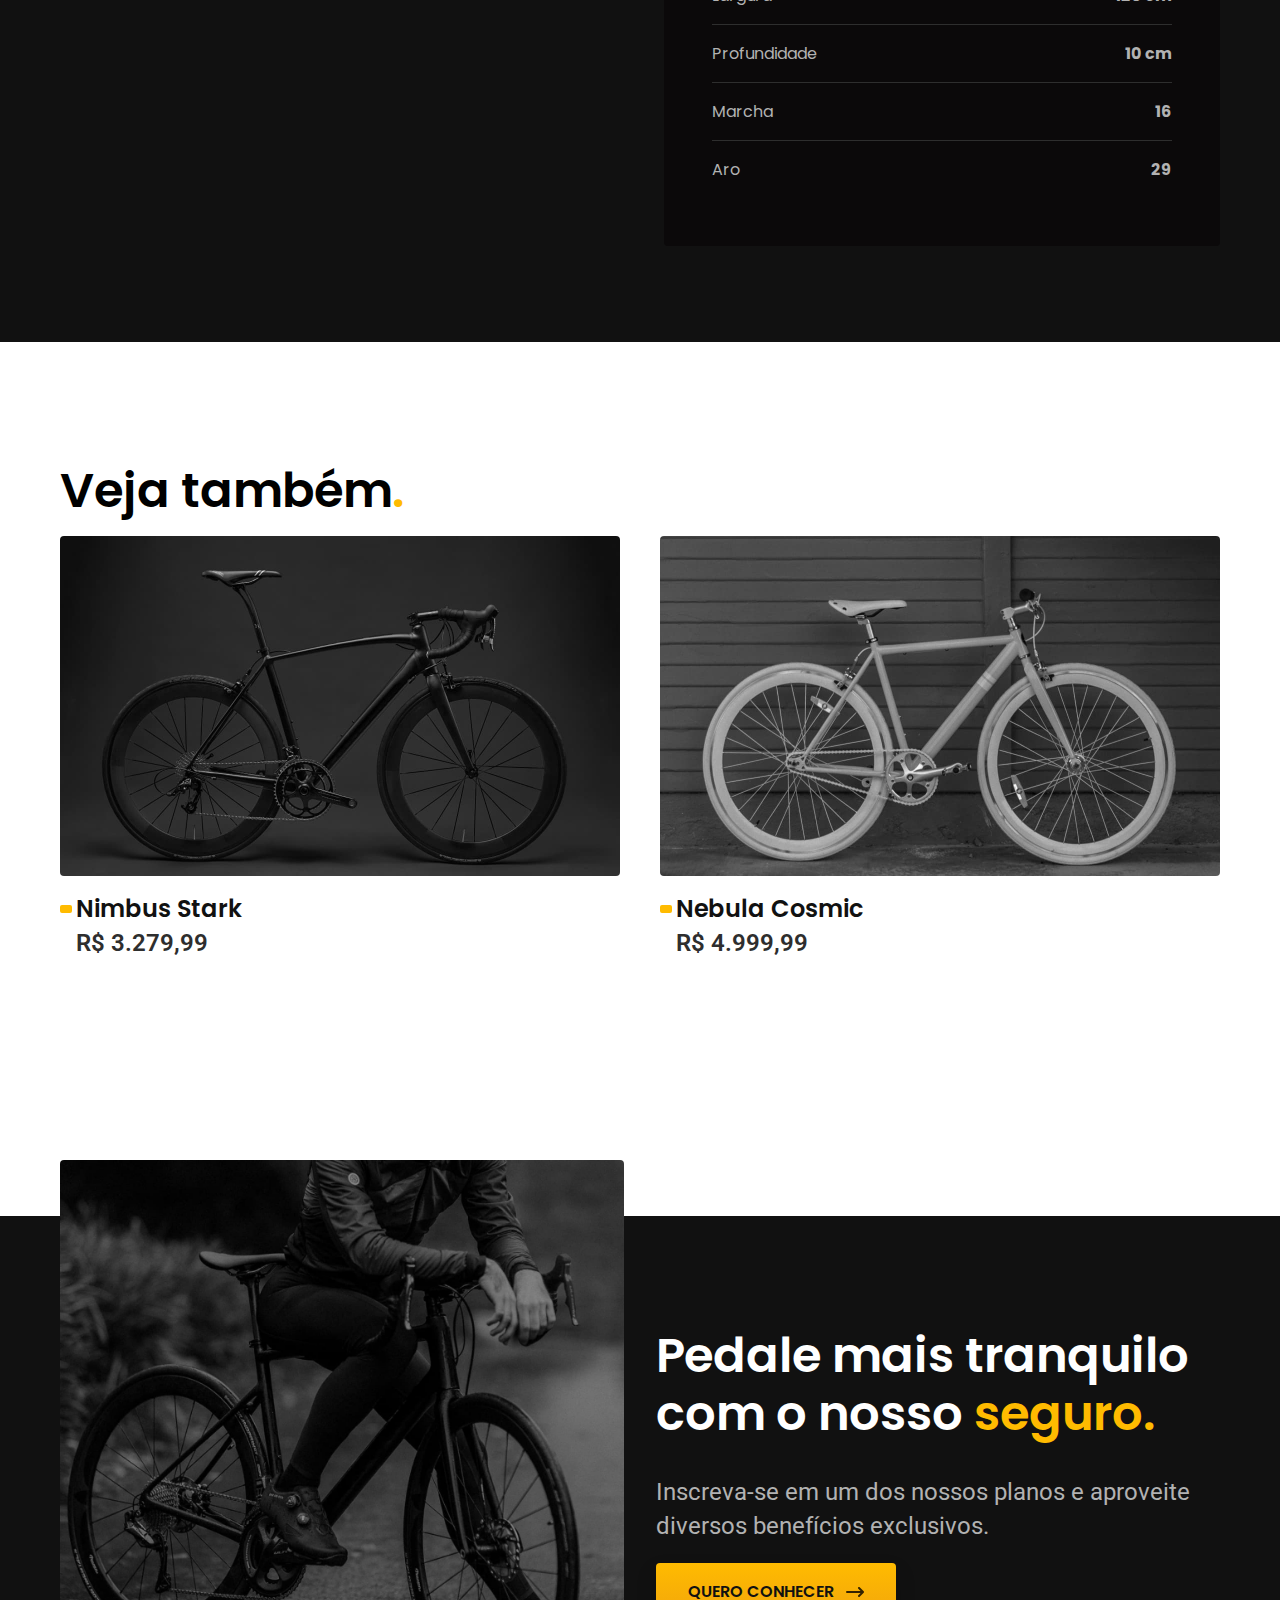
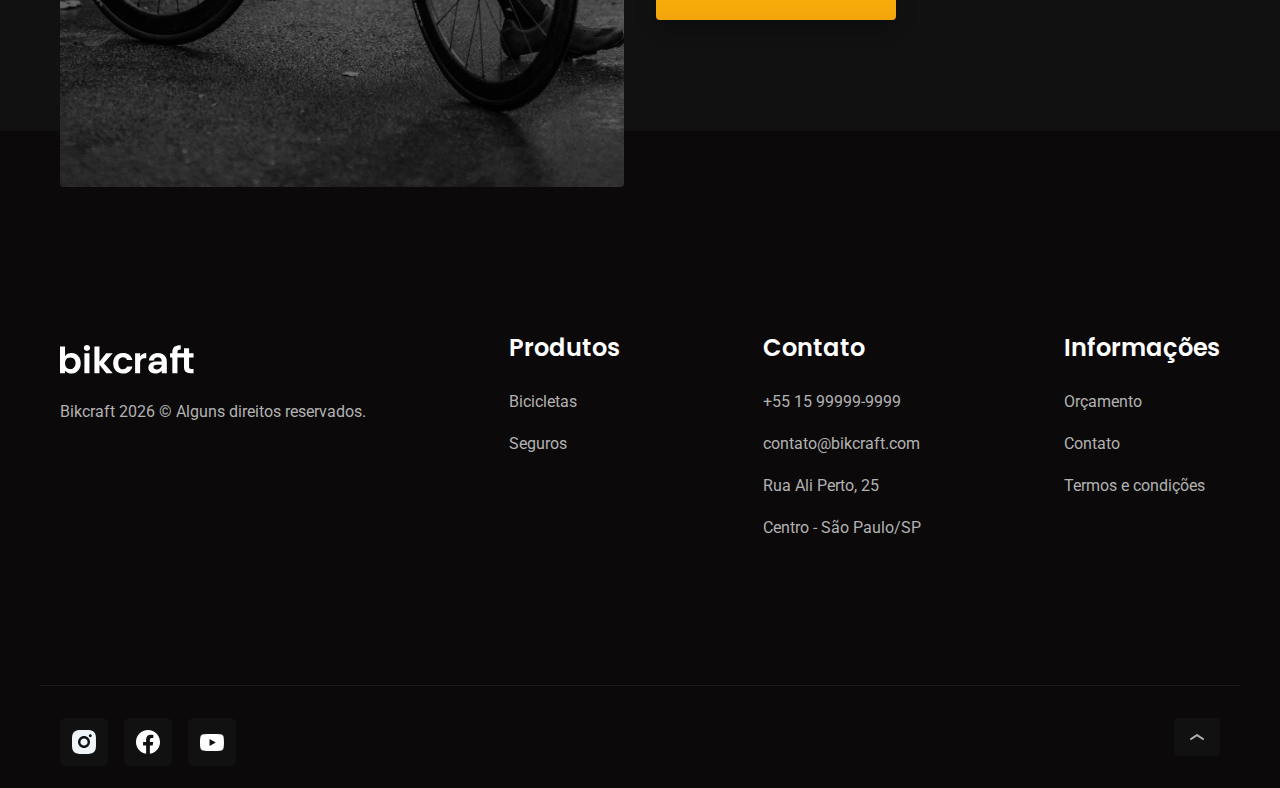
<file: bikes/magic.html>
<!DOCTYPE html>
<html lang="pt-BR">
  <head>
    <meta charset="UTF-8" />
    <meta http-equiv="X-UA-Compatible" content="IE=edge" />
    <meta name="viewport" content="width=device-width, initial-scale=1.0" />
    <meta
      name="description"
      content="Bicicletas elétricas de alta precisão e qualidade,  feitas sob medida para o cliente. Explore o mundo na sua velocidade com a Bikcraft."
    />
    <meta property="og:title" content="Bikcraft" />
    <meta property="og:type" content="Bikcraft" />
    <meta property="og:url" content="http://bikcraft-eta.vercel.app/" />
    <meta property="og:image" content="../img/bicicleta/nimbus1.jpg" />

    <meta name="twitter:title" content="Bikcraft " />
    <meta
      name="twitter:description"
      content=" Bicicletas elétricas de alta precisão e qualidade,  feitas sob medida para o cliente. Explore o mundo na sua velocidade com a Bikcraft"
    />
    <meta name="twitter:image" content="./img/bicicleta/nimbus1.jpg" />
    <meta name="twitter:card" content="summary_large_image" />

    <link rel="shortcut icon" href="/img/favicon.png" type="image/png" />
    <link rel="stylesheet" href="../css/style.css" />
    <link rel="preconnect" href="https://fonts.googleapis.com" />
    <link rel="preconnect" href="https://fonts.gstatic.com" crossorigin />
    <link rel="apple-touch-icon" href="./img/bicicleta/nimbus1.jpg" />

    <title>Magic Might | Bikcraft</title>
    <script>
      document.documentElement.classList.add("js");
    </script>
  </head>
  <body id="magic">
    <header class="header">
      <div class="header__menu container">
        <a href="../index.html"
          ><img src="../img/bikcraft.svg" alt="logo do Bikcraft"
        /></a>
        <nav aria-label="primary">
          <button class="btn-mobile"></button>
          <ul class="header__menu__links boldParagraph">
            <li><a href="../bikes.html">Bicicletas</a></li>
            <li><a href="../insurance.html">Seguros</a></li>
            <li><a href="../budget.html">Orçamento</a></li>
            <li><a href="../contact.html">Contato</a></li>
          </ul>
        </nav>
        <a class="button" href="../contact.html">Entre em contato</a>
      </div>
    </header>

    <section class="bike-container">
      <div class="bg-title">
        <div class="title container">
          <h1 class="h1">Magic Might<span>.</span></h1>
        </div>
      </div>

      <div class="bike container">
        <div class="bike-images">
          <img src="../img/bicicletas/magic.jpg" alt="magic" />
          <img src="../img/bicicletas/magic.jpg" alt="magic" />
          <img src="../img/bicicletas/magic.jpg" alt="magic" />
        </div>
        <div class="bike-content">
          <p class="paragraph color-gray">
            A Magic Might é a melhor Bikcraft já criada pela nossa equipe. Ela
            vem equipada com os melhores acessórios, o que garante maior
            velocidade.
          </p>
          <div class="prices">
            <span>R$ 3.579,99</span>
            <p class="paragraph color-white">R$ 2.499,99</p>
          </div>
          <div class="bike-purchase">
            <a
              href="../budget.html?tipo=bikcraft&produto=magic"
              class="button arrow"
              >Comprar agora</a
            >
            <span class="paragraph-2 color-gray">
              <img src="../img/icones/entrega.svg" alt="" />
              entrega em 3 dias úteis.
            </span>
            <span class="paragraph-2 color-gray">
              <img src="../img/icones/estoque.svg" alt="" />
              7 em estoque
            </span>
          </div>

          <h3 class="h3">Informações</h3>
          <ul class="bike-info">
            <li>
              <img src="../img/icones/eletrica.svg" alt="" />
              <h4 class="h4">Motor elétrico</h4>
              <p class="paragraph-2 color-gray">
                Permite você viajar distâncias inimaginaveis com a sua bike.
              </p>
            </li>
            <li>
              <img src="../img/icones/velocidade.svg" alt="" />
              <h4 class="h4">45 km/h</h4>
              <p class="paragraph-2 color-gray">
                Uma das mais rápida bicicleta elétrica disponível hoje no
                mercado.
              </p>
            </li>
            <li>
              <img src="../img/icones/rastreador.svg" alt="" />
              <h4 class="h4">Rastreador</h4>
              <p class="paragraph-2 color-gray">
                Rastreador e sistema anti-furto para garantir o seu sossego.
              </p>
            </li>
            <li>
              <img src="../img/icones/carbono.svg" alt="" />
              <h4 class="h4">Fibra de carbono</h4>
              <p class="paragraph-2 color-gray">
                Maior proteção possível para a sua Bikcraft com fibra de
                carbono.
              </p>
            </li>
          </ul>
          <h3 class="h3">Ficha técnica</h3>
          <ul class="bike-ficha">
            <li>Peso <b>9kg</b></li>
            <li>Altura <b>60 cm</b></li>
            <li>Largura <b>120 cm</b></li>
            <li>Profundidade <b>10 cm</b></li>
            <li>Marcha <b>16</b></li>
            <li>Aro <b>29</b></li>
          </ul>
        </div>
      </div>
    </section>

    <article class="container">
      <h2 class="h2">Veja também<span>.</span></h2>
      <ul class="bikes-list">
        <li>
          <a href="../bikes/nimbus.html">
            <img
              src="../img/bicicletas/nimbus.jpg"
              alt="Bicicleta Nimbus na cor preta"
            />
            <h3 class="h4">Nimbus Stark</h3>
            <p class="boldParagraph">R$ 3.279,99</p>
          </a>
        </li>

        <li>
          <a href="../bikes/nebula.html">
            <img
              src="../img/bicicletas/nebula.jpg"
              alt="Bicicleta Nebula Cosmic na cor branca"
            />
            <h3 class="h4">Nebula Cosmic</h3>
            <p class="boldParagraph">R$ 4.999,99</p>
          </a>
        </li>
      </ul>
    </article>

    <article class="bike-insurance-bg">
      <div class="bike-insurance-content container">
        <div class="bike-insurance-image">
          <img src="../img/fotos/seguros.jpg" alt="" />
        </div>
        <div>
          <h2 class="h2">
            Pedale mais tranquilo com o nosso <span>seguro.</span>
          </h2>
          <p class="paragraph color-gray">
            Inscreva-se em um dos nossos planos e aproveite diversos benefícios
            exclusivos.
          </p>
          <a href="../insurance.html" class="button arrow">Quero conhecer</a>
        </div>
      </div>
    </article>

    <footer class="footer-bg">
      <div class="footer container">
        <div class="footer-col-1">
          <img
            src="../img/bikcraft.svg"
            alt="Logo do bikcraft"
            width="136"
            height="32"
          />
          <p class="paragraph-2 color-gray">
            Bikcraft <time id="year"></time> © Alguns direitos reservados.
          </p>
        </div>

        <div class="footer-products">
          <h4 class="h4">Produtos</h4>
          <ul>
            <li class="paragraph-2">
              <a href="../bikes.html">Bicicletas</a>
            </li>
            <li class="paragraph-2">
              <a href="../insurance.html">Seguros</a>
            </li>
          </ul>
        </div>

        <div class="footer-contact">
          <h4 class="h4">Contato</h4>
          <ul>
            <li class="paragraph-2">
              <a href="tel:+5515999999999">+55 15 99999-9999</a>
            </li>
            <li class="paragraph-2">
              <a href="mailto:bikcraft@bikcraft.com" target="_blank"
                >contato@bikcraft.com</a
              >
            </li>
            <li class="paragraph-2">Rua Ali Perto, 25</li>
            <li class="paragraph-2">Centro - São Paulo/SP</li>
          </ul>
        </div>

        <div class="footer-information">
          <h4 class="h4">Informações</h4>
          <nav>
            <ul>
              <li class="paragraph-2">
                <a href="../budget.html">Orçamento</a>
              </li>
              <li class="paragraph-2"><a href="../contact.html">Contato</a></li>
              <li class="paragraph-2">
                <a href="../terms.html">Termos e condições</a>
              </li>
            </ul>
          </nav>
        </div>
      </div>
      <div class="copy container">
        <div class="footer-social">
          <a href="#redesocial">
            <img
              src="../img/redes/instagram-p.svg"
              alt="Instagram"
              width="36"
              height="36"
            />
          </a>

          <a href="#redesocial">
            <img
              src="../img/redes/facebook-p.svg"
              alt="Facebook"
              width="36"
              height="36"
            />
          </a>

          <a href="#redesocial">
            <img
              src="../img/redes/youtube-p.svg"
              alt="Youtube"
              width="36"
              height="36"
            />
          </a>
        </div>
        <button class="btn-scroll-to-top">
          <img src="/img/icones/seta-abrir.svg" alt="" width="14" height="6" />
        </button>
      </div>
    </footer>
    <script src="../js/main.js"></script>
  </body>
</html>
</file>
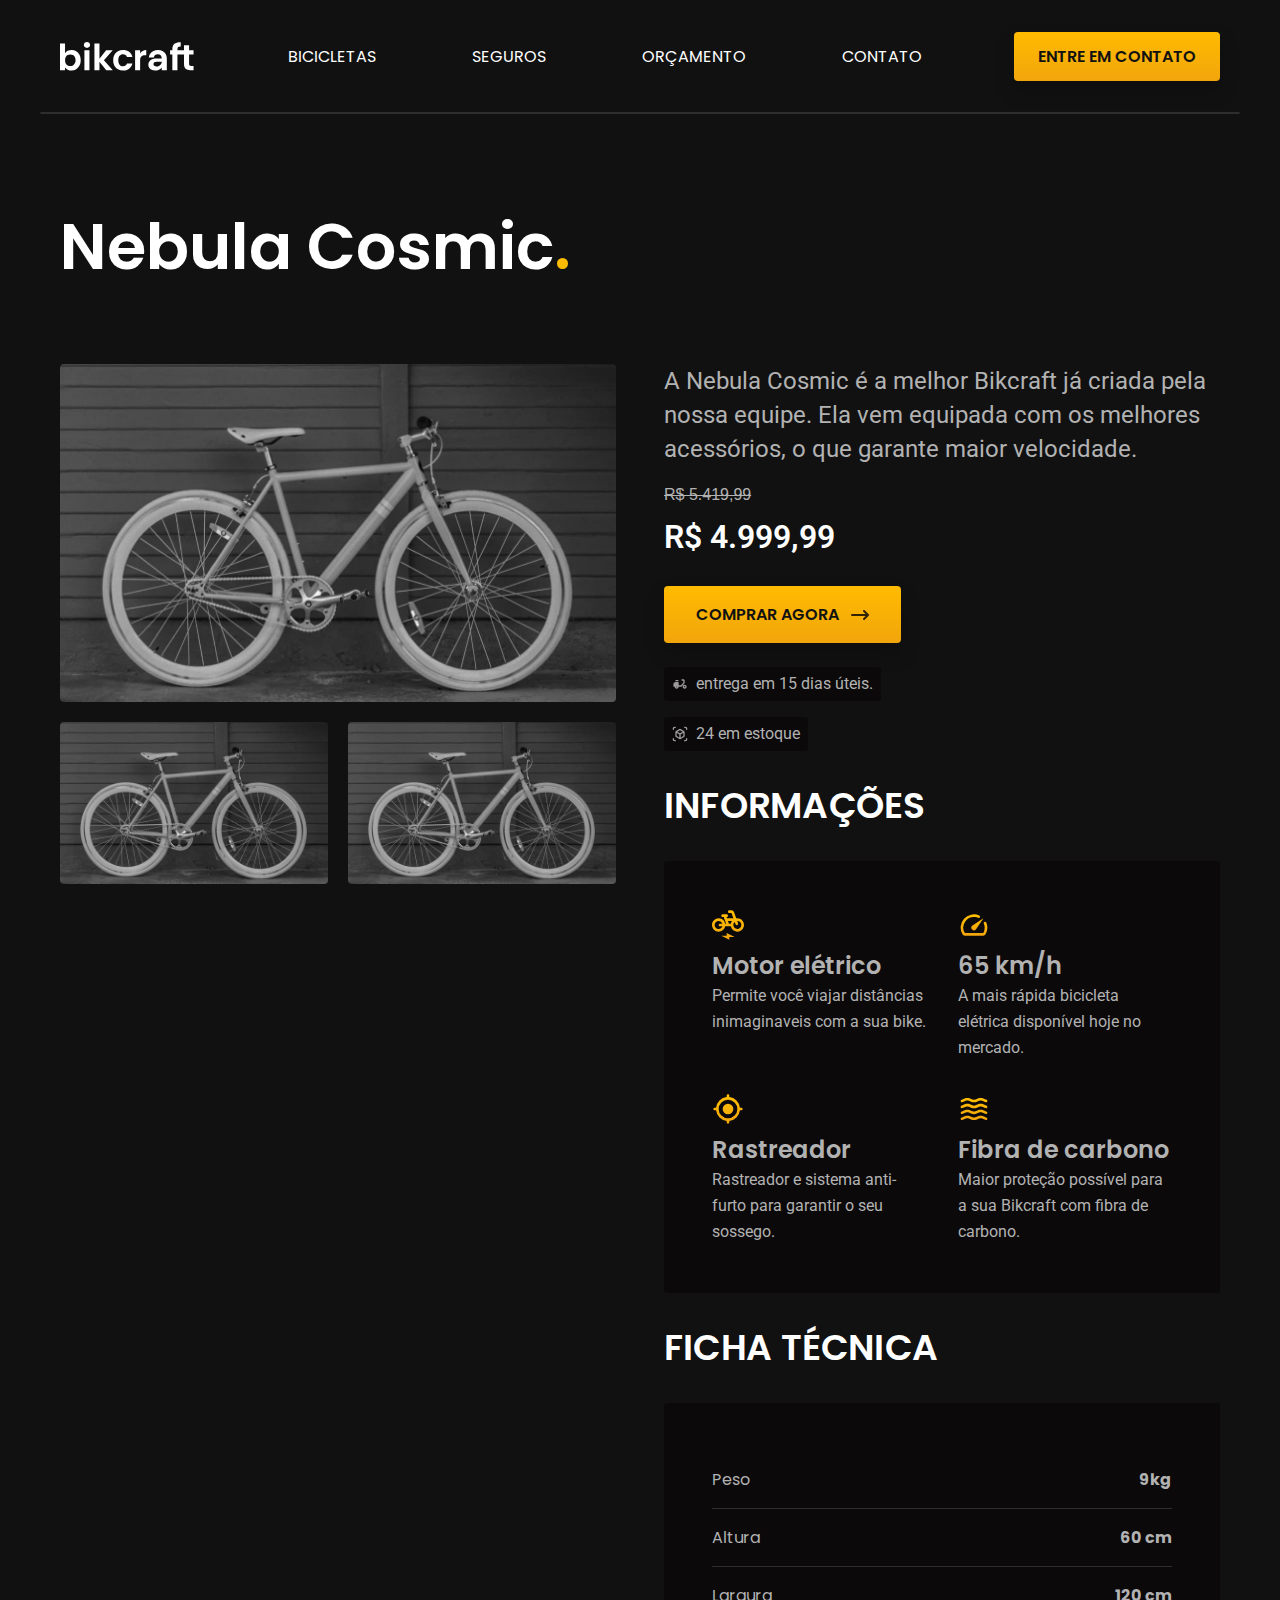
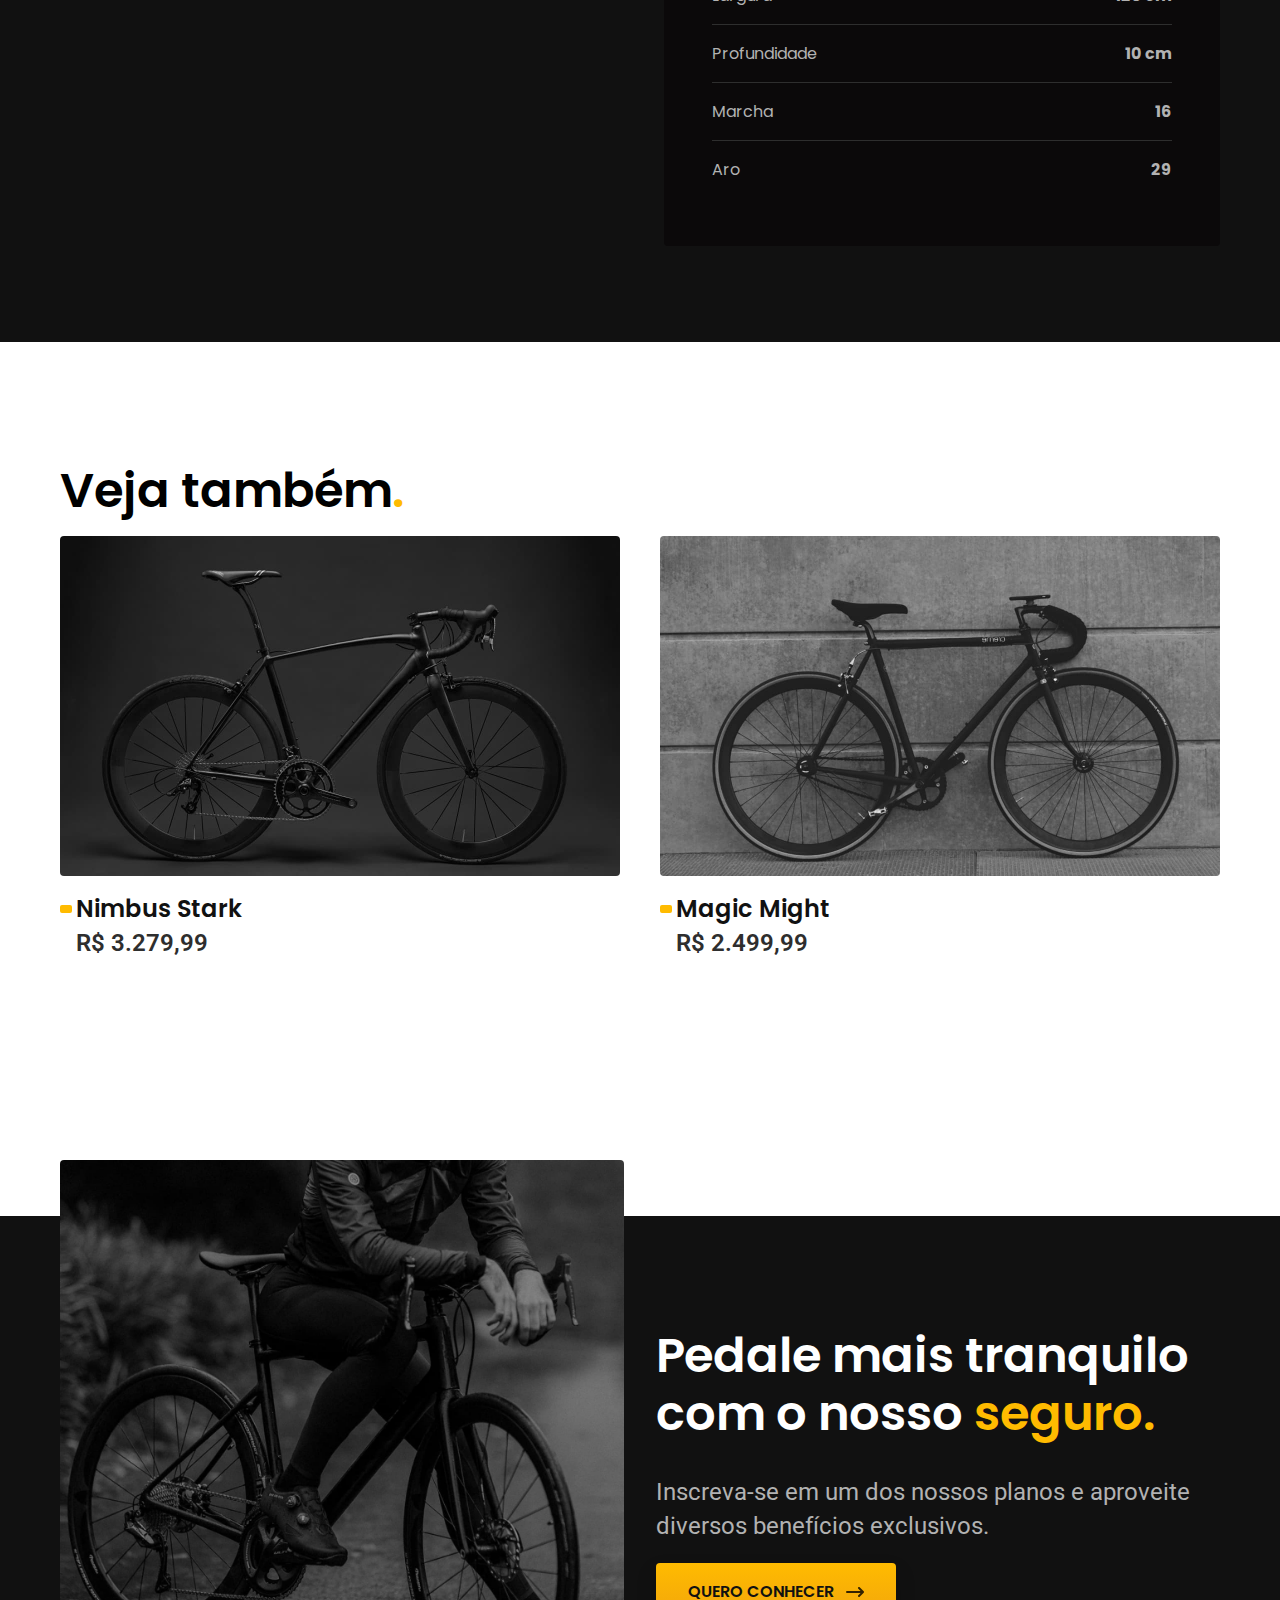
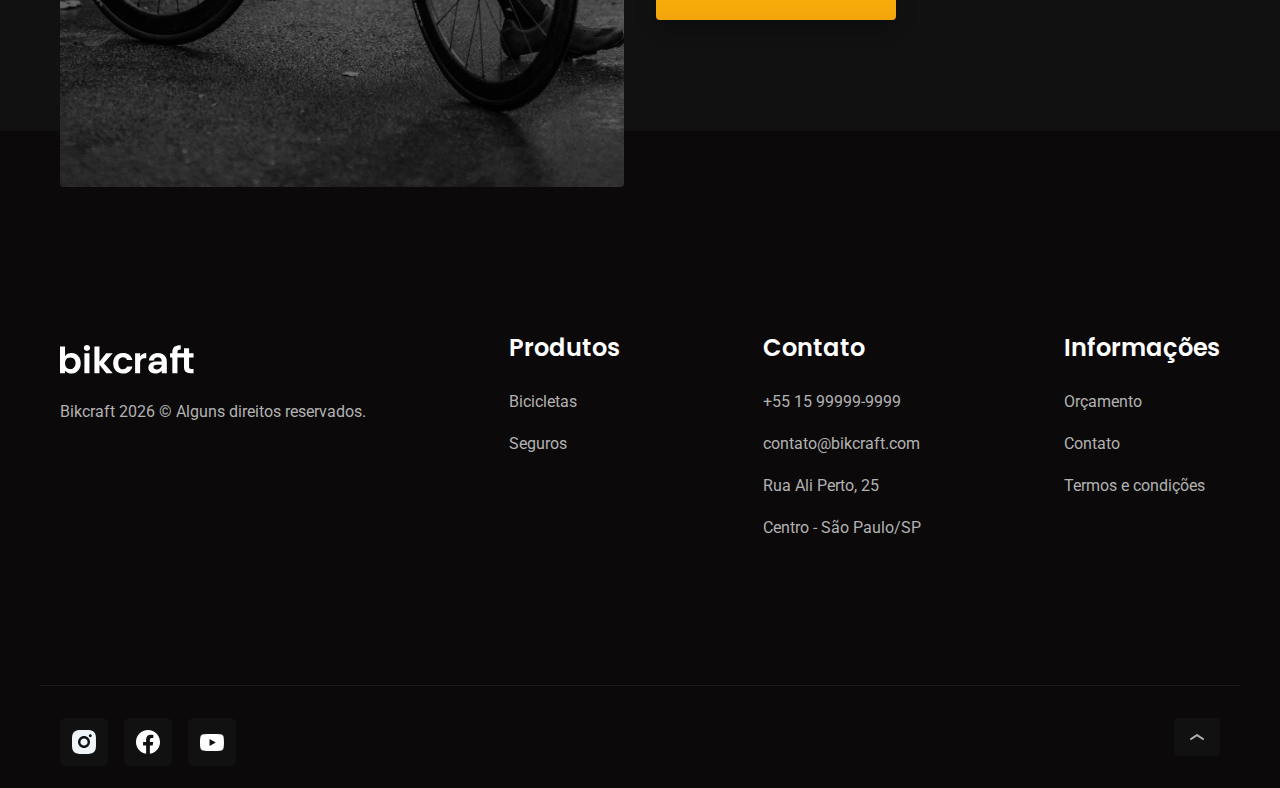
<file: bikes/nebula.html>
<!DOCTYPE html>
<html lang="pt-BR">
  <head>
    <meta charset="UTF-8" />
    <meta http-equiv="X-UA-Compatible" content="IE=edge" />
    <meta name="viewport" content="width=device-width, initial-scale=1.0" />
    <meta
      name="description"
      content="Bicicletas elétricas de alta precisão e qualidade,  feitas sob medida para o cliente. Explore o mundo na sua velocidade com a Bikcraft."
    />
    <meta property="og:title" content="Bikcraft" />
    <meta property="og:type" content="Bikcraft" />
    <meta property="og:url" content="http://bikcraft-eta.vercel.app/" />
    <meta property="og:image" content="../img/bicicleta/nimbus1.jpg" />

    <meta name="twitter:title" content="Bikcraft " />
    <meta
      name="twitter:description"
      content=" Bicicletas elétricas de alta precisão e qualidade,  feitas sob medida para o cliente. Explore o mundo na sua velocidade com a Bikcraft"
    />
    <meta name="twitter:image" content="./img/bicicleta/nimbus1.jpg" />
    <meta name="twitter:card" content="summary_large_image" />

    <link rel="shortcut icon" href="/img/favicon.png" type="image/png" />
    <link rel="stylesheet" href="../css/style.css" />
    <link rel="preconnect" href="https://fonts.googleapis.com" />
    <link rel="preconnect" href="https://fonts.gstatic.com" crossorigin />
    <link rel="apple-touch-icon" href="./img/bicicleta/nimbus1.jpg" />

    <title>Nebula Cosmic | Bikcraft</title>
<script>
      document.documentElement.classList.add('js')
    </script>
  </head>
  <body id="nebula">
    <header class="header">
      <div class="header__menu container">
        <a href="../index.html"
          ><img src="../img/bikcraft.svg" alt="logo do Bikcraft"
        /></a>
        <nav aria-label="primary">
          <button class="btn-mobile"></button>
          <ul class="header__menu__links boldParagraph">
            <li><a href="../bikes.html">Bicicletas</a></li>
            <li><a href="../insurance.html">Seguros</a></li>
            <li><a href="../budget.html">Orçamento</a></li>
            <li><a href="../contact.html">Contato</a></li>
          </ul>
        </nav>
        <a class="button" href="../contact.html">Entre em contato</a>
      </div>
    </header>

    <section class="bike-container">
      <div class="bg-title">
        <div class="title container">
          <h1 class="h1">Nebula Cosmic<span>.</span></h1>
        </div>
      </div>
      
      <div class="bike container">
        <div class="bike-images">
          <img src="../img/bicicletas/nebula.jpg" alt="nebula" />
          <img src="../img/bicicletas/nebula.jpg" alt="nebula" />
          <img src="../img/bicicletas/nebula.jpg" alt="nebula" />
        </div>
        <div class="bike-content">
          <p class="paragraph color-gray">
            A Nebula Cosmic é a melhor Bikcraft já criada pela nossa equipe. Ela vem equipada com os melhores acessórios, o que garante maior velocidade.
          </p>
          <div class="prices">
            <span>R$ 5.419,99</span>
            <p class="paragraph color-white">R$ 4.999,99</p>
          </div>

          <div class="bike-purchase">
            <a href="../budget.html?tipo=bikcraft&produto=nebula" class="button arrow">Comprar agora</a>
            <span class="paragraph-2 color-gray">
              <img src="../img/icones/entrega.svg" alt="" />
              entrega em 15 dias úteis.
            </span>
            <span class=" paragraph-2 color-gray">
              <img src="../img/icones/estoque.svg" alt="" />
              24 em estoque
            </span>
          </div>

          <h3 class="h3">Informações</h3>
          <ul class="bike-info">
            <li>
              <img src="../img/icones/eletrica.svg" alt="" />
              <h4 class="h4">Motor elétrico</h4>
              <p class="paragraph-2 color-gray">
                Permite você viajar distâncias inimaginaveis com a sua bike.
              </p>
            </li>
            <li>
              <img src="../img/icones/velocidade.svg" alt="" />
              <h4 class="h4">65 km/h</h4>
              <p class="paragraph-2 color-gray">
                A mais rápida bicicleta elétrica disponível hoje no
                mercado.
              </p>
            </li>
            <li>
              <img src="../img/icones/rastreador.svg" alt="" />
              <h4 class="h4">Rastreador</h4>
              <p class="paragraph-2 color-gray">
                Rastreador e sistema anti-furto para garantir o seu sossego.
              </p>
            </li>
            <li>
              <img src="../img/icones/carbono.svg" alt="" />
              <h4 class="h4">Fibra de carbono</h4>
              <p class="paragraph-2 color-gray">
                Maior proteção possível para a sua Bikcraft com fibra de
                carbono.
              </p>
            </li>
          </ul>
          <h3 class="h3">Ficha técnica</h3>
          <ul class="bike-ficha">
            <li>Peso <b>9kg</b></li>
            <li>Altura <b>60 cm</b></li>
            <li>Largura <b>120 cm</b></li>
            <li>Profundidade <b>10 cm</b></li>
            <li>Marcha <b>16</b></li>
            <li>Aro <b>29</b></li>
          </ul>
        </div>
      </div>
    </section class="bike-container">

    <article class="container">
      <h2 class="h2">Veja também<span>.</span></h2>
      <ul class="bikes-list">
        <li>
          <a href="../bikes/nimbus.html">
            <img
              src="../img/bicicletas/nimbus.jpg"
              alt="Bicicleta Nimbus na cor preta"
            />
            <h3 class="h4">Nimbus Stark</h3>
            <p class="boldParagraph">R$ 3.279,99</p>
          </a>
        </li>

        <li>
          <a href="../bikes/magic.html">
            <img
              src="../img/bicicletas/magic.jpg"
              alt="Bicicleta Magic Might na cor branca"
            />
            <h3 class="h4">Magic Might</h3>
            <p class="boldParagraph">R$ 2.499,99</p>
          </a>
        </li>
      </ul>
    </article>

    <article class="bike-insurance-bg">
      <div class="bike-insurance-content container">
        <div class="bike-insurance-image">
          <img src="../img/fotos/seguros.jpg" alt="">
        </div>
        <div>
          <h2 class="h2">Pedale mais tranquilo com o nosso <span>seguro.</span></h2>
          <p class="paragraph color-gray">
            Inscreva-se em um dos nossos planos e aproveite diversos benefícios exclusivos.
          </p>
          <a href="../insurance.html" class="button arrow">Quero conhecer</a>
        </div>

      </div>
    </article>

    <footer class="footer-bg">
      <div class="footer container">
        <div class="footer-col-1">
          <img
            src="../img/bikcraft.svg"
            alt="Logo do bikcraft"
            width="136"
            height="32"
          />
          <p class="paragraph-2 color-gray">
            Bikcraft <time id="year"></time> © Alguns direitos reservados.
          </p>
        </div>

        <div class="footer-products">
          <h4 class="h4">Produtos</h4>
          <ul>
            <li class="paragraph-2">
              <a href="../bikes.html">Bicicletas</a>
            </li>
            <li class="paragraph-2">
              <a href="../insurance.html">Seguros</a>
            </li>
          </ul>
        </div>

        <div class="footer-contact">
          <h4 class="h4">Contato</h4>
          <ul>
            <li class="paragraph-2">
              <a href="tel:+5515999999999">+55 15 99999-9999</a>
            </li>
            <li class="paragraph-2">
              <a href="mailto:bikcraft@bikcraft.com" target="_blank"
                >contato@bikcraft.com</a
              >
            </li>
            <li class="paragraph-2">Rua Ali Perto, 25</li>
            <li class="paragraph-2">Centro - São Paulo/SP</li>
          </ul>
        </div>

        <div class="footer-information">
          <h4 class="h4">Informações</h4>
          <nav>
            <ul>
              <li class="paragraph-2">
                <a href="../budget.html">Orçamento</a>
              </li>
              <li class="paragraph-2"><a href="../contact.html">Contato</a></li>
              <li class="paragraph-2">
                <a href="../terms.html">Termos e condições</a>
              </li>
            </ul>
          </nav>
        </div>

      </div>
      <div class="copy container">
        <div class="footer-social">
          <a href="#redesocial">
            <img
              src="../img/redes/instagram-p.svg"
              alt="Instagram"
              width="36"
              height="36"
            />
          </a>

          <a href="#redesocial">
            <img
              src="../img/redes/facebook-p.svg"
              alt="Facebook"
              width="36"
              height="36"
            />
          </a>

          <a href="#redesocial">
            <img
              src="../img/redes/youtube-p.svg"
              alt="Youtube"
              width="36"
              height="36"
            />
          </a>
        </div>
        <button class="btn-scroll-to-top">
          <img src="/img/icones/seta-abrir.svg" alt="" width="14" height="6" />
        </button>
      </div>
    </footer>
    <script src="../js/main.js"></script>
  </body>
</html>
</file>
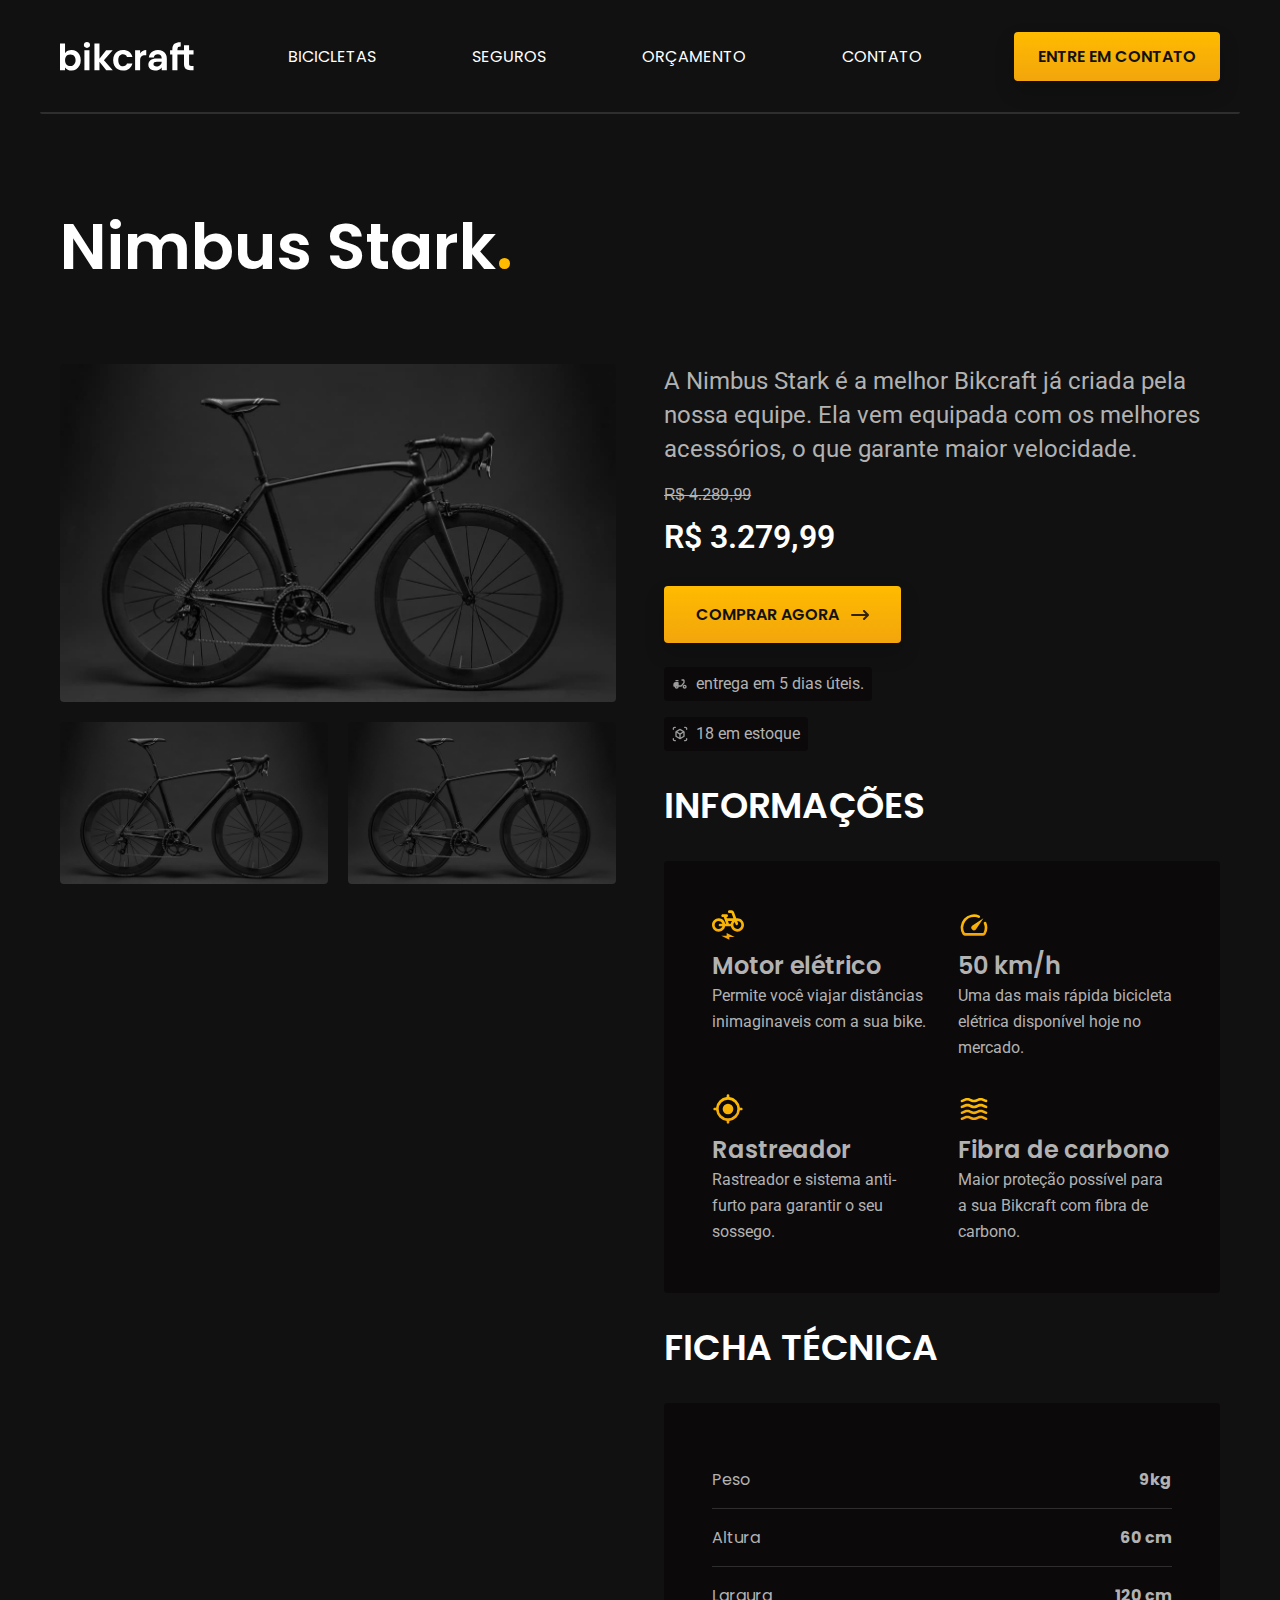
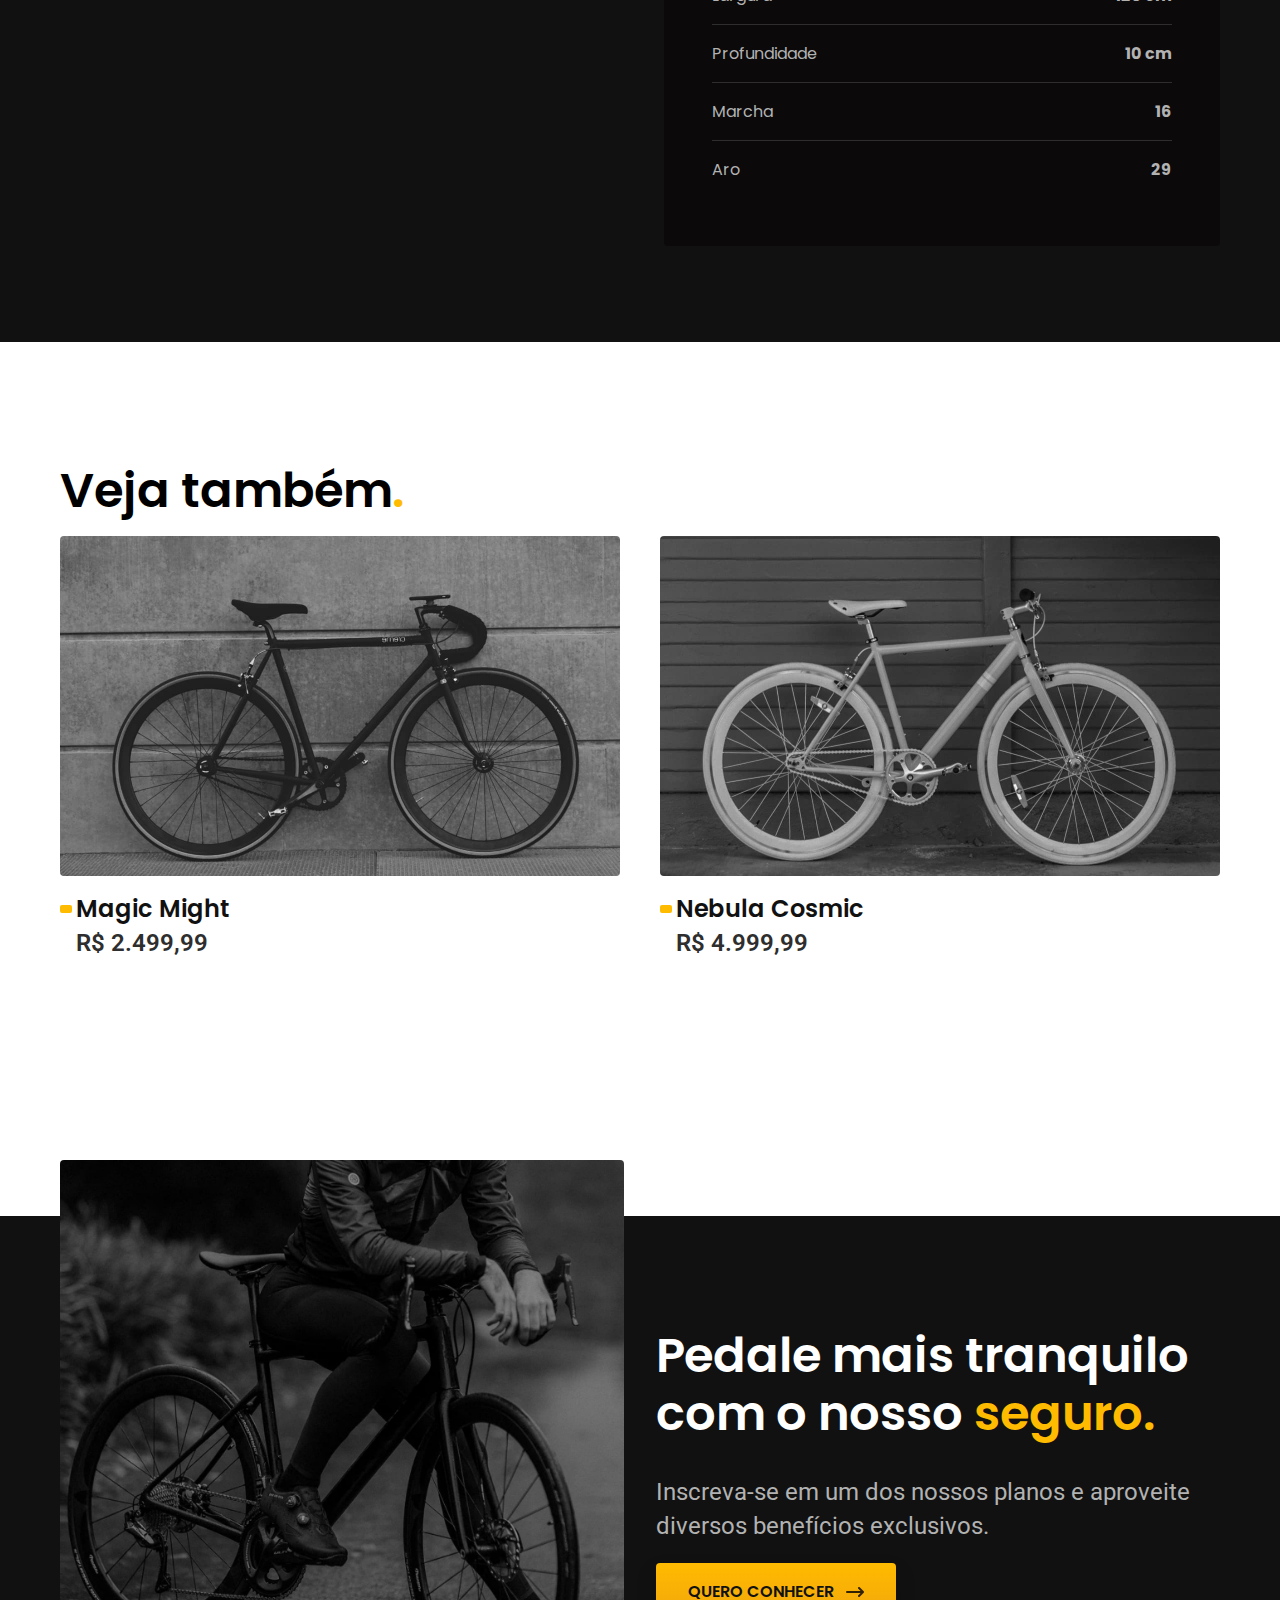
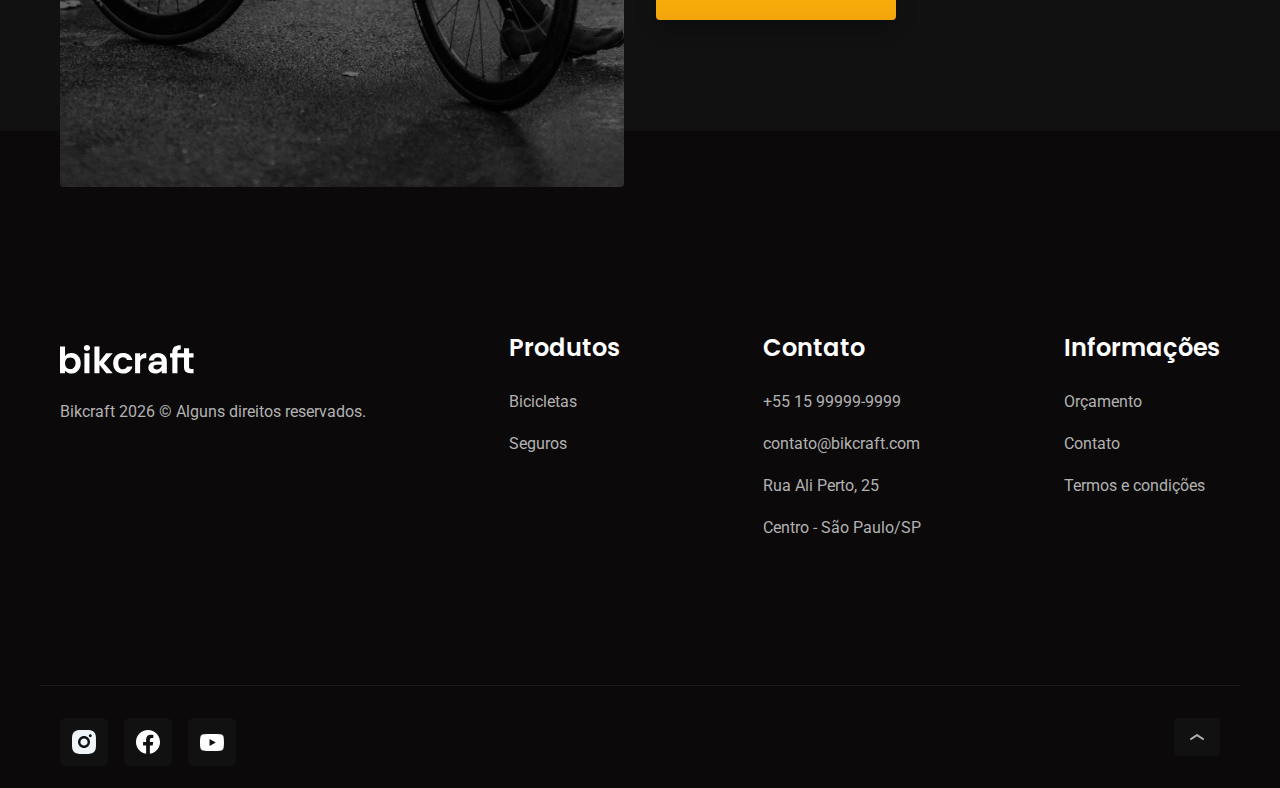
<file: bikes/nimbus.html>
<!DOCTYPE html>
<html lang="pt-BR">
  <head>
    <meta charset="UTF-8" />
    <meta http-equiv="X-UA-Compatible" content="IE=edge" />
    <meta name="viewport" content="width=device-width, initial-scale=1.0" />
    <meta
      name="description"
      content="Bicicletas elétricas de alta precisão e qualidade,  feitas sob medida para o cliente. Explore o mundo na sua velocidade com a Bikcraft."
    />
    <meta property="og:title" content="Bikcraft" />
    <meta property="og:type" content="Bikcraft" />
    <meta property="og:url" content="http://bikcraft-eta.vercel.app/" />
    <meta property="og:image" content="../img/bicicleta/nimbus1.jpg" />

    <meta name="twitter:title" content="Bikcraft " />
    <meta
      name="twitter:description"
      content=" Bicicletas elétricas de alta precisão e qualidade,  feitas sob medida para o cliente. Explore o mundo na sua velocidade com a Bikcraft"
    />
    <meta name="twitter:image" content="./img/bicicleta/nimbus1.jpg" />
    <meta name="twitter:card" content="summary_large_image" />

    <link rel="shortcut icon" href="/img/favicon.png" type="image/png" />
    <link rel="stylesheet" href="../css/style.css" />
    <link rel="preconnect" href="https://fonts.googleapis.com" />
    <link rel="preconnect" href="https://fonts.gstatic.com" crossorigin />
    <link rel="apple-touch-icon" href="./img/bicicleta/nimbus1.jpg" />

    <title>Nimbus Stark | Bikcraft</title>
<script>
      document.documentElement.classList.add('js')
    </script>
  </head>
  <body id="nimbus">
    <header class="header">
      <div class="header__menu container">
        <a href="../index.html"
          ><img src="../img/bikcraft.svg" alt="logo do Bikcraft"
        /></a>
        <nav aria-label="primary">
          <button class="btn-mobile"></button>
          <ul class="header__menu__links boldParagraph">
            <li><a href="../bikes.html">Bicicletas</a></li>
            <li><a href="../insurance.html">Seguros</a></li>
            <li><a href="../budget.html">Orçamento</a></li>
            <li><a href="../contact.html">Contato</a></li>
          </ul>
        </nav>
        <a class="button" href="../contact.html">Entre em contato</a>
      </div>
    </header>

    <section class="bike-container">
      <div class="bg-title">
        <div class="title container">
          <h1 class="h1">Nimbus Stark<span>.</span></h1>
        </div>
      </div>

      <div class="bike container">
        <div class="bike-images">
          <img src="../img/bicicletas/nimbus.jpg" alt="Nimbus" />
          <img src="../img/bicicletas/nimbus.jpg" alt="Nimbus" />
          <img src="../img/bicicletas/nimbus.jpg" alt="Nimbus" />
        </div>
        <div class="bike-content">
          <p class="paragraph color-gray">
            A Nimbus Stark é a melhor Bikcraft já criada pela nossa equipe. Ela
            vem equipada com os melhores acessórios, o que garante maior
            velocidade.
          </p>
          <div class="prices">
            <span>R$ 4.289,99</span>
            <p class="paragraph color-white">R$ 3.279,99</p>
          </div>
          <div class="bike-purchase">
            <a href="../budget.html?tipo=bikcraft&produto=nimbus" class="button arrow">Comprar agora</a>
            <span class="paragraph-2 color-gray">
              <img src="../img/icones/entrega.svg" alt="" />
              entrega em 5 dias úteis.
            </span>
            <span class=" paragraph-2 color-gray">
              <img src="../img/icones/estoque.svg" alt="" />
              18 em estoque
            </span>
          </div>

          <h3 class="h3">Informações</h3>
          <ul class="bike-info">
            <li>
              <img src="../img/icones/eletrica.svg" alt="" />
              <h4 class="h4">Motor elétrico</h4>
              <p class="paragraph-2 color-gray">
                Permite você viajar distâncias inimaginaveis com a sua bike.
              </p>
            </li>
            <li>
              <img src="../img/icones/velocidade.svg" alt="" />
              <h4 class="h4">50 km/h</h4>
              <p class="paragraph-2 color-gray">
                Uma das mais rápida bicicleta elétrica disponível hoje no
                mercado.
              </p>
            </li>
            <li>
              <img src="../img/icones/rastreador.svg" alt="" />
              <h4 class="h4">Rastreador</h4>
              <p class="paragraph-2 color-gray">
                Rastreador e sistema anti-furto para garantir o seu sossego.
              </p>
            </li>
            <li>
              <img src="../img/icones/carbono.svg" alt="" />
              <h4 class="h4">Fibra de carbono</h4>
              <p class="paragraph-2 color-gray">
                Maior proteção possível para a sua Bikcraft com fibra de
                carbono.
              </p>
            </li>
          </ul>
          <h3 class="h3">Ficha técnica</h3>
          <ul class="bike-ficha">
            <li>Peso <b>9kg</b></li>
            <li>Altura <b>60 cm</b></li>
            <li>Largura <b>120 cm</b></li>
            <li>Profundidade <b>10 cm</b></li>
            <li>Marcha <b>16</b></li>
            <li>Aro <b>29</b></li>
          </ul>
        </div>
      </div>
    </section class="bike-container">

    <article class="container">
      <h2 class="h2">Veja também<span>.</span></h2>
      <ul class="bikes-list">
        <li>
          <a href="../bikes/magic.html">
            <img
              src="../img/bicicletas/magic.jpg"
              alt="Bicicleta Magic Might na cor preta"
            />
            <h3 class="h4">Magic Might</h3>
            <p class="boldParagraph">R$ 2.499,99</p>
          </a>
        </li>

        <li>
          <a href="../bikes/nebula.html">
            <img
              src="../img/bicicletas/nebula.jpg"
              alt="Bicicleta Nebula Cosmic na cor branca"
            />
            <h3 class="h4">Nebula Cosmic</h3>
            <p class="boldParagraph">R$ 4.999,99</p>
          </a>
        </li>
      </ul>
    </article>

    <article class="bike-insurance-bg">
      <div class="bike-insurance-content container">
        <div class="bike-insurance-image">
          <img src="../img/fotos/seguros.jpg" alt="">
        </div>
        <div>
          <h2 class="h2">Pedale mais tranquilo com o nosso <span>seguro.</span></h2>
          <p class="paragraph color-gray">
            Inscreva-se em um dos nossos planos e aproveite diversos benefícios exclusivos.
          </p>
          <a href="../insurance.html" class="button arrow">Quero conhecer</a>
        </div>

      </div>
    </article>

    <footer class="footer-bg">
      <div class="footer container">
        <div class="footer-col-1">
          <img
            src="../img/bikcraft.svg"
            alt="Logo do bikcraft"
            width="136"
            height="32"
          />
          <p class="paragraph-2 color-gray">
            Bikcraft <time id="year"></time> © Alguns direitos reservados.
          </p>
        </div>

        <div class="footer-products">
          <h4 class="h4">Produtos</h4>
          <ul>
            <li class="paragraph-2">
              <a href="../bikes.html">Bicicletas</a>
            </li>
            <li class="paragraph-2">
              <a href="../insurance.html">Seguros</a>
            </li>
          </ul>
        </div>

        <div class="footer-contact">
          <h4 class="h4">Contato</h4>
          <ul>
            <li class="paragraph-2">
              <a href="tel:+5515999999999">+55 15 99999-9999</a>
            </li>
            <li class="paragraph-2">
              <a href="mailto:bikcraft@bikcraft.com" target="_blank"
                >contato@bikcraft.com</a
              >
            </li>
            <li class="paragraph-2">Rua Ali Perto, 25</li>
            <li class="paragraph-2">Centro - São Paulo/SP</li>
          </ul>
        </div>

        <div class="footer-information">
          <h4 class="h4">Informações</h4>
          <nav>
            <ul>
              <li class="paragraph-2">
                <a href="../budget.html">Orçamento</a>
              </li>
              <li class="paragraph-2"><a href="../contact.html">Contato</a></li>
              <li class="paragraph-2">
                <a href="../terms.html">Termos e condições</a>
              </li>
            </ul>
          </nav>
        </div>

      </div>
      <div class="copy container">
        <div class="footer-social">
          <a href="#redesocial">
            <img
              src="../img/redes/instagram-p.svg"
              alt="Instagram"
              width="36"
              height="36"
            />
          </a>

          <a href="#redesocial">
            <img
              src="../img/redes/facebook-p.svg"
              alt="Facebook"
              width="36"
              height="36"
            />
          </a>

          <a href="#redesocial">
            <img
              src="../img/redes/youtube-p.svg"
              alt="Youtube"
              width="36"
              height="36"
            />
          </a>
        </div>
        <button class="btn-scroll-to-top">
          <img src="/img/icones/seta-abrir.svg" alt="" width="14" height="6" />
        </button>
      </div>
    </footer>
    <script src="../js/main.js"></script>
  </body>
</html>
</file>
<file: css/style.css>
@import url("https://fonts.googleapis.com/css2?family=Poppins:wght@400;600&family=Roboto:wght@400;500&display=swap");

/* Styles Global */
@import "./global/global.css";
@import "./utils/typography.css";
@import "./utils/colors.css";

/* Styles Utils */
@import "./utils/components.css";
@import "./utils/form.css";

/* Styles Header */
@import "./global/header.css";

/* Styles Footer */
@import "./global/footer.css";

/* Styles Home */
@import "./home/home.css";
@import "./home/technology.css";
@import "./home/partners.css";
@import "./home/testimonials.css";

/* Styles Insurance */
@import "./insurance/insurance.css";
@import "./insurance/benefits.css";
@import "./insurance/questions.css";

/* Styles Bikes */
@import "./bikes/bikes-list.css";
@import "./bikes/bikes-section.css";
@import "./bikes/single-bike.css";

/* Styles section Terms */
@import "./terms/terms.css";

/* Styles section Contact */
@import "./contact/contact.css";
@import "./contact/shops.css";

/* Styles section Budget */
@import "./budget/budget.css";
</file>
